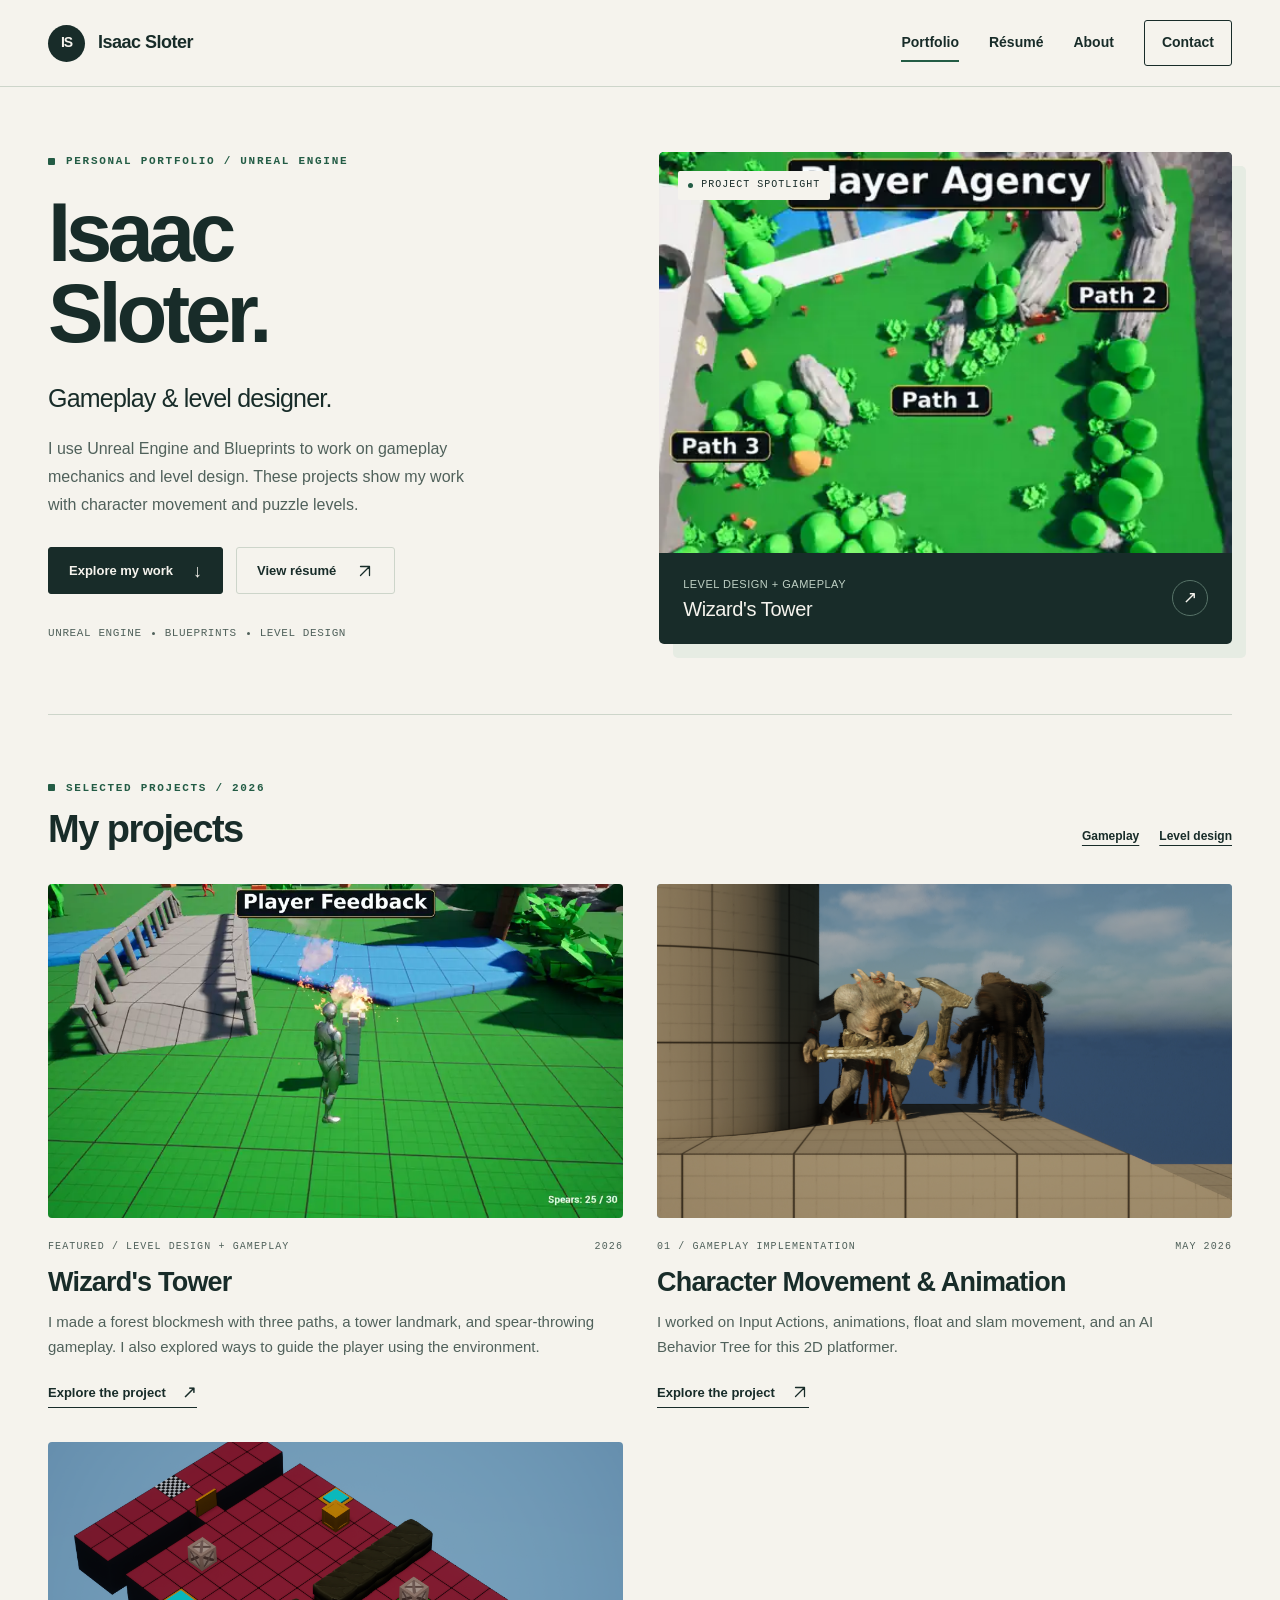
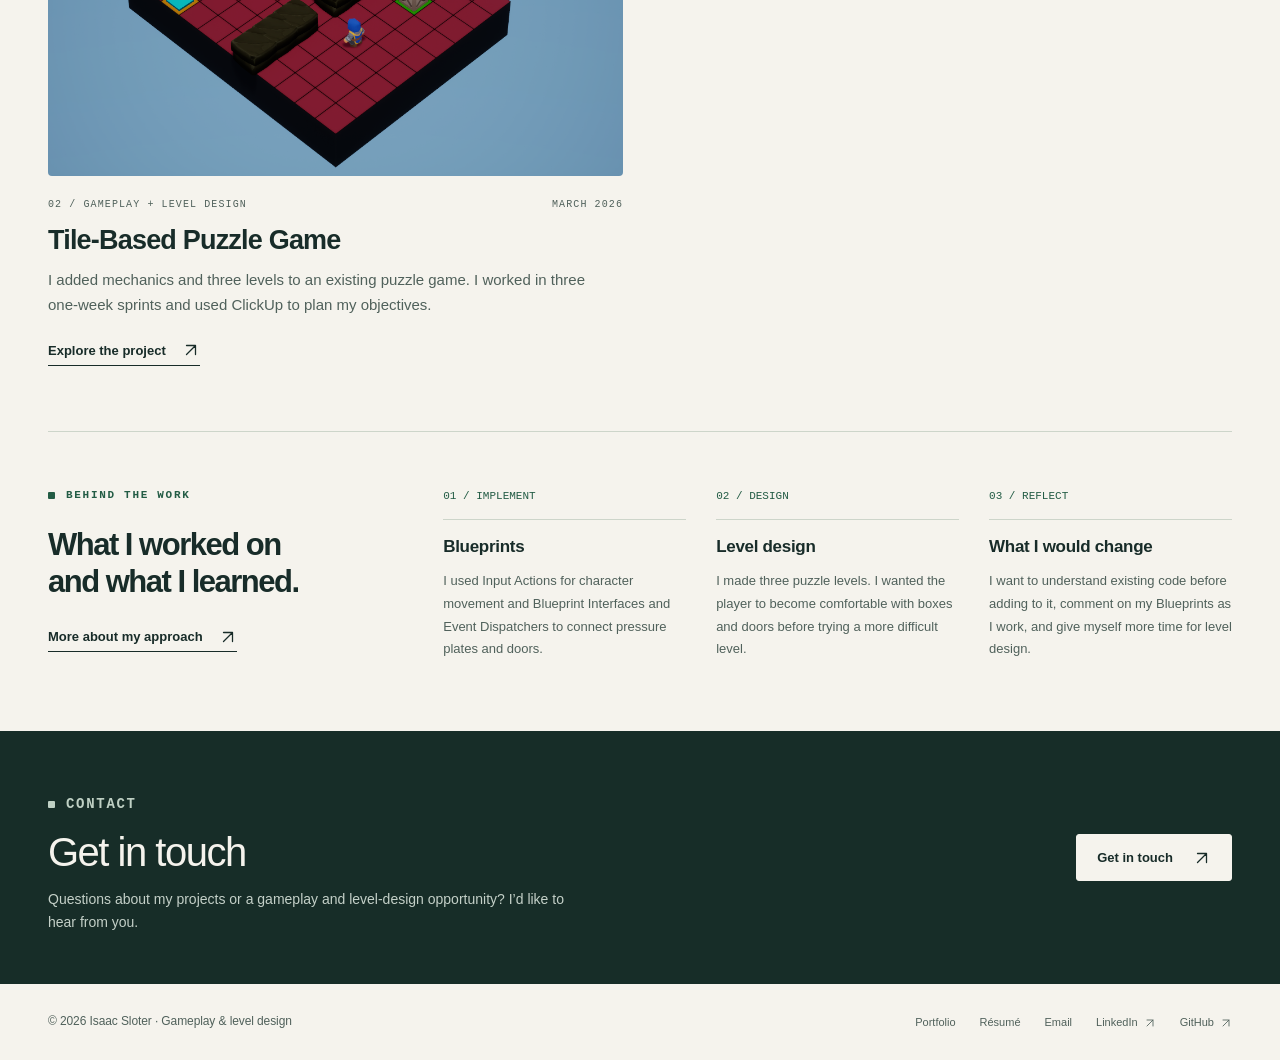
<file: index.html>
<!doctype html>
<html lang="en"><head>
<meta charset="utf-8"><meta name="viewport" content="width=device-width, initial-scale=1">
<title>Isaac Sloter | Gameplay &amp; Level Design</title><meta name="description" content="Isaac Sloter’s Unreal Engine portfolio: character movement, Blueprint gameplay systems, and puzzle level design.">
<meta name="theme-color" content="#182c29"><link rel="canonical" href="https://isaacsloter.github.io/">
<meta property="og:type" content="website"><meta property="og:title" content="Isaac Sloter | Gameplay &amp; Level Design"><meta property="og:description" content="Isaac Sloter’s Unreal Engine portfolio: character movement, Blueprint gameplay systems, and puzzle level design."><meta property="og:url" content="https://isaacsloter.github.io/"><meta property="og:image" content="https://isaacsloter.github.io/assets/wizards-tower/04-player-agency.webp"><meta name="twitter:card" content="summary_large_image">
<link rel="icon" type="image/svg+xml" href="assets/favicon.svg"><link rel="stylesheet" href="styles.css"><script src="site.js" defer></script>
</head><body><a class="skip-link" href="#main">Skip to content</a>
<header class="site-header"><div class="wrap header-inner">
  <a class="wordmark" href="index.html" aria-label="Isaac Sloter — portfolio home"><span class="monogram" aria-hidden="true">IS</span>Isaac Sloter</a>
  <nav class="main-nav" aria-label="Main navigation"><a href="index.html#work" aria-current="page">Portfolio</a><a href="resume.html">Résumé</a><a href="about.html">About</a><a href="contact.html" class="contact-link">Contact</a></nav>
</div></header><main id="main"><div class="wrap">
<section class="hero" aria-labelledby="intro-title"><div>
<p class="eyebrow">Personal portfolio / Unreal Engine</p>
<h1 id="intro-title"><span>Isaac</span><span>Sloter.</span></h1>
<p class="hero-role">Gameplay &amp; level designer.</p>
<p class="hero-copy">I use Unreal Engine and Blueprints to work on gameplay mechanics and level design. These projects show my work with character movement and puzzle levels.</p>
<div class="button-row"><a class="button" href="#work">Explore my work <span class="arrow" aria-hidden="true">↓</span></a><a class="button secondary" href="resume.html">View résumé <span class="arrow" aria-hidden="true"><svg class="icon" aria-hidden="true" viewBox="0 0 24 24" fill="none" stroke="currentColor" stroke-width="1.7" stroke-linecap="round" stroke-linejoin="round"><path d="M6 18 18 6M6 6h12v12"/></svg></span></a></div>
<div class="hero-tools"><span>Unreal Engine</span><span class="sep" aria-hidden="true"></span><span>Blueprints</span><span class="sep" aria-hidden="true"></span><span>Level design</span></div>
</div><figure class="hero-feature"><a href="projects/wizards-tower.html" aria-label="Explore the Wizard's Tower case study"><span class="feature-stamp">PROJECT SPOTLIGHT</span><div class="image-stage"><img src="assets/wizards-tower/04-player-agency.webp" alt="Overhead blockmesh view of Wizard's Tower with three labeled paths through a forest level." width="1000" height="365" fetchpriority="high"></div><figcaption class="feature-caption"><div><p>LEVEL DESIGN + GAMEPLAY</p><h2>Wizard's Tower</h2></div><span class="round-arrow" aria-hidden="true">↗</span></figcaption></a></figure></section>
<section class="section top-rule" id="work" aria-labelledby="work-heading"><div class="section-heading"><div><p class="eyebrow">Selected projects / 2026</p><h2 id="work-heading">My projects</h2></div><nav class="section-links" aria-label="Portfolio categories"><a href="#gameplay">Gameplay</a><a href="#level-design">Level design</a></nav></div>
<div class="project-grid">
<article class="project-card wizard-card" id="wizard-tower"><a class="media-link" href="projects/wizards-tower.html" aria-label="View Wizard's Tower"><img src="assets/wizards-tower/05-player-feedback.webp" alt="Wizard's Tower blockmesh gameplay scene showing the player beside a burning object and bridge." width="1000" height="558" loading="lazy"></a><div class="card-kicker"><span>Featured / Level design + gameplay</span><span>2026</span></div><h3><a href="projects/wizards-tower.html">Wizard's Tower</a></h3><p>I made a forest blockmesh with three paths, a tower landmark, and spear-throwing gameplay. I also explored ways to guide the player using the environment.</p><a class="text-link" href="projects/wizards-tower.html">Explore the project <span class="arrow" aria-hidden="true">↗</span></a></article>

<article class="project-card" id="gameplay"><a class="media-link platformer-card" href="projects/character-movement.html" aria-label="View Character Movement and Animation"><img src="assets/platformer-gameplay.png" alt="Two fantasy characters on a blockout platform in the character-control prototype." width="982" height="847" loading="lazy"></a><div class="card-kicker"><span>01 / Gameplay implementation</span><span>May 2026</span></div><h3><a href="projects/character-movement.html">Character Movement &amp; Animation</a></h3><p>I worked on Input Actions, animations, float and slam movement, and an AI Behavior Tree for this 2D platformer.</p><a class="text-link" href="projects/character-movement.html">Explore the project <span class="arrow" aria-hidden="true"><svg class="icon" aria-hidden="true" viewBox="0 0 24 24" fill="none" stroke="currentColor" stroke-width="1.7" stroke-linecap="round" stroke-linejoin="round"><path d="M6 18 18 6M6 6h12v12"/></svg></span></a></article>
<article class="project-card" id="level-design"><a class="media-link" href="projects/tile-puzzle.html" aria-label="View Tile-Based Puzzle Game"><img src="assets/puzzle-pressure-plates.png" alt="Crates and pressure plates arranged across an isometric puzzle layout." width="2133" height="1187" loading="lazy"></a><div class="card-kicker"><span>02 / Gameplay + level design</span><span>March 2026</span></div><h3><a href="projects/tile-puzzle.html">Tile-Based Puzzle Game</a></h3><p>I added mechanics and three levels to an existing puzzle game. I worked in three one-week sprints and used ClickUp to plan my objectives.</p><a class="text-link" href="projects/tile-puzzle.html">Explore the project <span class="arrow" aria-hidden="true"><svg class="icon" aria-hidden="true" viewBox="0 0 24 24" fill="none" stroke="currentColor" stroke-width="1.7" stroke-linecap="round" stroke-linejoin="round"><path d="M6 18 18 6M6 6h12v12"/></svg></span></a></article>
</div></section>
<section class="practice-section" aria-labelledby="practice-heading"><div class="practice-layout"><div><p class="eyebrow">Behind the work</p><h2 id="practice-heading">What I worked on<br>and what I learned.</h2><a class="text-link" href="about.html">More about my approach <span class="arrow" aria-hidden="true"><svg class="icon" aria-hidden="true" viewBox="0 0 24 24" fill="none" stroke="currentColor" stroke-width="1.7" stroke-linecap="round" stroke-linejoin="round"><path d="M6 18 18 6M6 6h12v12"/></svg></span></a></div><div class="practice-items"><div class="practice-item"><div class="practice-number">01 / IMPLEMENT</div><h3>Blueprints</h3><p>I used Input Actions for character movement and Blueprint Interfaces and Event Dispatchers to connect pressure plates and doors.</p></div><div class="practice-item"><div class="practice-number">02 / DESIGN</div><h3>Level design</h3><p>I made three puzzle levels. I wanted the player to become comfortable with boxes and doors before trying a more difficult level.</p></div><div class="practice-item"><div class="practice-number">03 / REFLECT</div><h3>What I would change</h3><p>I want to understand existing code before adding to it, comment on my Blueprints as I work, and give myself more time for level design.</p></div></div></div></section></div></main><section class="contact-band" aria-labelledby="contact-heading"><div class="wrap contact-band-inner"><div><p class="eyebrow">Contact</p><h2 id="contact-heading">Get in touch</h2><p>Questions about my projects or a gameplay and level-design opportunity? I’d like to hear from you.</p></div><a class="button light" href="contact.html">Get in touch <span class="arrow" aria-hidden="true"><svg class="icon" aria-hidden="true" viewBox="0 0 24 24" fill="none" stroke="currentColor" stroke-width="1.7" stroke-linecap="round" stroke-linejoin="round"><path d="M6 18 18 6M6 6h12v12"/></svg></span></a></div></section><footer class="site-footer"><div class="wrap footer-inner"><span class="footer-signature">© 2026 Isaac Sloter · Gameplay &amp; level design</span><div class="footer-links"><a href="index.html#work">Portfolio</a><a href="resume.html">Résumé</a><a href="mailto:IsaacSloter@outlook.com">Email</a><a href="https://www.linkedin.com/in/isaac-sloter-b94650375">LinkedIn <svg class="icon" aria-hidden="true" viewBox="0 0 24 24" fill="none" stroke="currentColor" stroke-width="1.7" stroke-linecap="round" stroke-linejoin="round"><path d="M6 18 18 6M6 6h12v12"/></svg></a><a href="https://github.com/IsaacSloter">GitHub <svg class="icon" aria-hidden="true" viewBox="0 0 24 24" fill="none" stroke="currentColor" stroke-width="1.7" stroke-linecap="round" stroke-linejoin="round"><path d="M6 18 18 6M6 6h12v12"/></svg></a></div></div></footer></body></html>
</file>
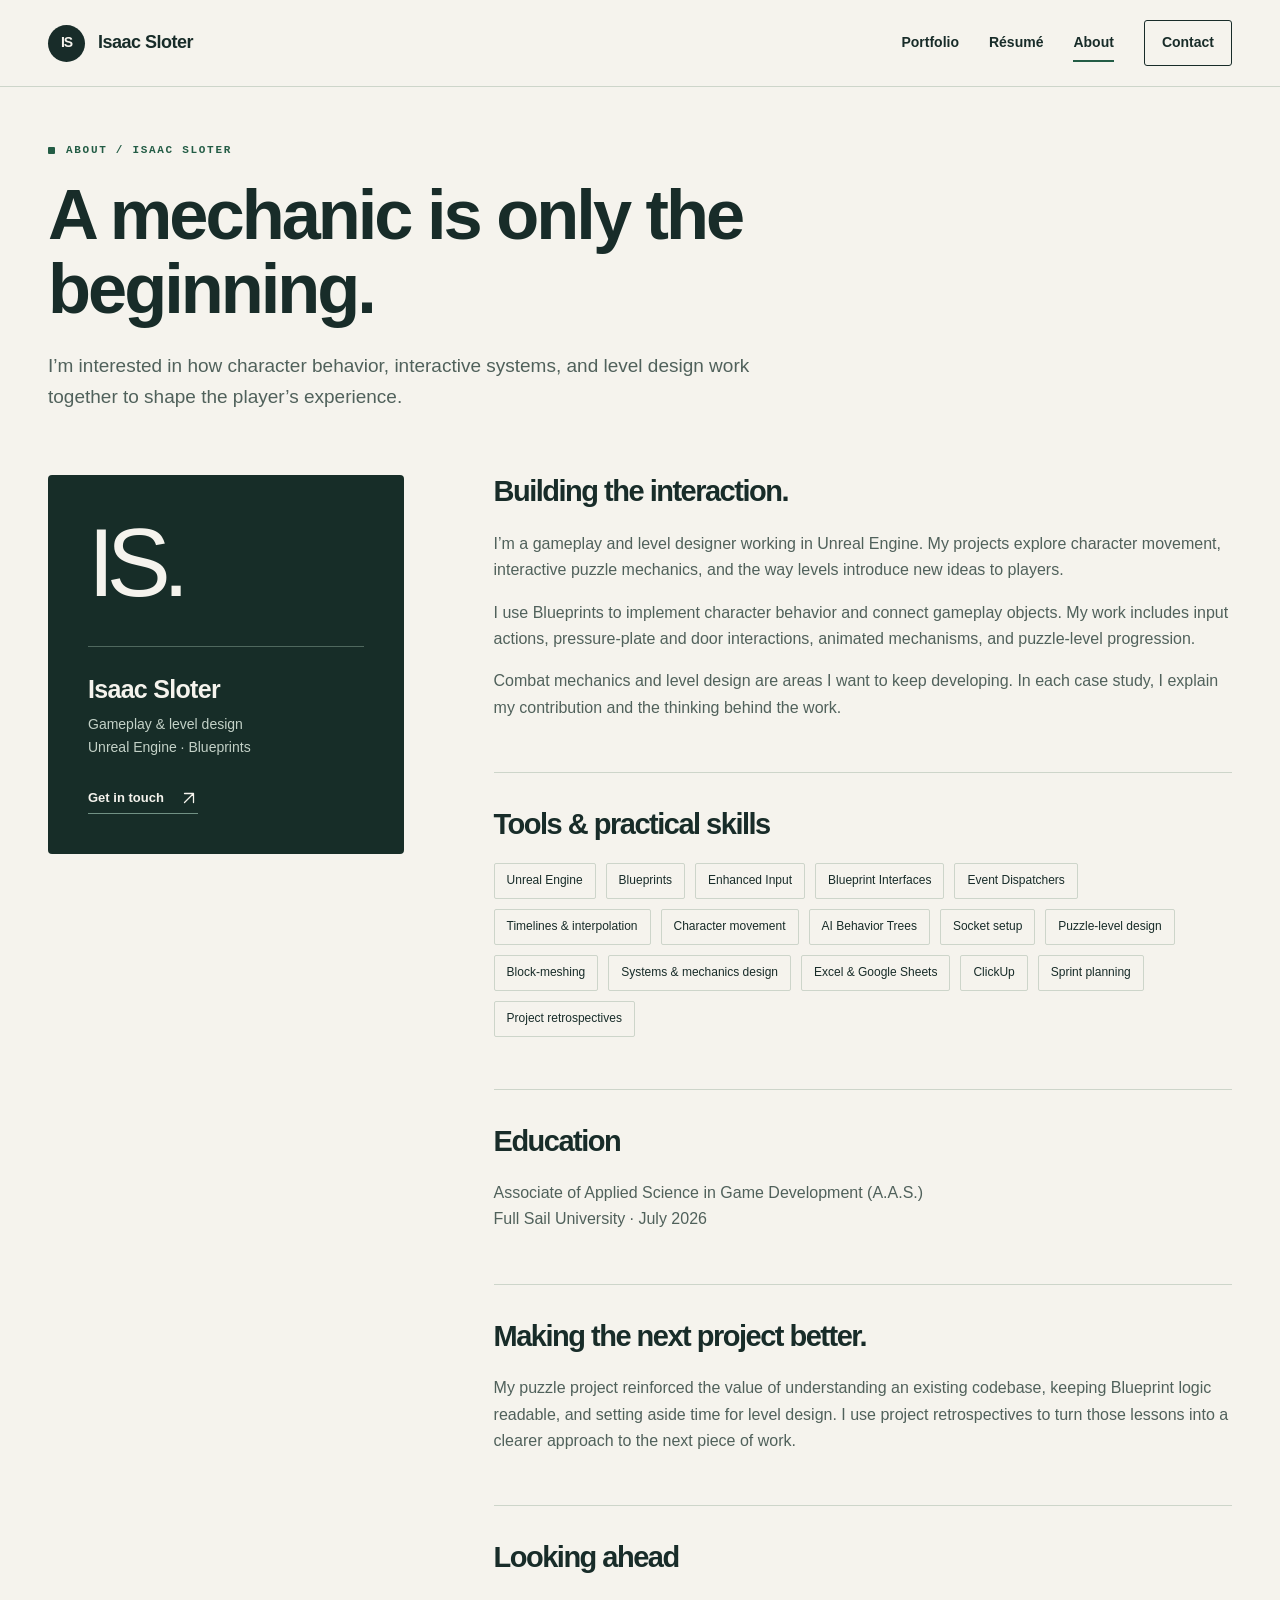
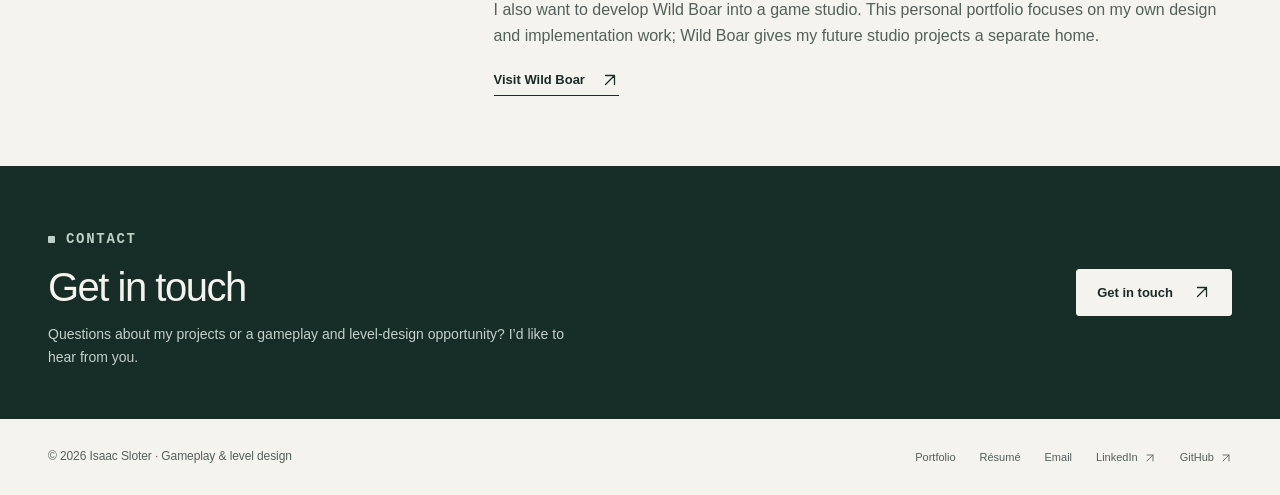
<file: about.html>
<!doctype html>
<html lang="en"><head>
<meta charset="utf-8"><meta name="viewport" content="width=device-width, initial-scale=1">
<title>About Isaac Sloter | Gameplay &amp; Level Design</title><meta name="description" content="Learn about Isaac Sloter’s Unreal Engine work, Blueprint skills, design interests, and approach to gameplay and level design.">
<meta name="theme-color" content="#182c29"><link rel="canonical" href="https://isaacsloter.github.io/about.html">
<meta property="og:type" content="website"><meta property="og:title" content="About Isaac Sloter | Gameplay &amp; Level Design"><meta property="og:description" content="Learn about Isaac Sloter’s Unreal Engine work, Blueprint skills, design interests, and approach to gameplay and level design."><meta property="og:url" content="https://isaacsloter.github.io/about.html"><meta property="og:image" content="https://isaacsloter.github.io/assets/puzzle-pressure-plates.png"><meta name="twitter:card" content="summary_large_image">
<link rel="icon" type="image/svg+xml" href="assets/favicon.svg"><link rel="stylesheet" href="styles.css"><script src="site.js" defer></script>
</head><body><a class="skip-link" href="#main">Skip to content</a>
<header class="site-header"><div class="wrap header-inner">
  <a class="wordmark" href="index.html" aria-label="Isaac Sloter — portfolio home"><span class="monogram" aria-hidden="true">IS</span>Isaac Sloter</a>
  <nav class="main-nav" aria-label="Main navigation"><a href="index.html#work">Portfolio</a><a href="resume.html">Résumé</a><a href="about.html" aria-current="page">About</a><a href="contact.html" class="contact-link">Contact</a></nav>
</div></header><main id="main"><div class="wrap"><header class="page-hero"><p class="eyebrow">About / Isaac Sloter</p><h1>A mechanic is only the beginning.</h1><p class="page-lead">I’m interested in how character behavior, interactive systems, and level design work together to shape the player’s experience.</p></header><div class="about-layout"><aside class="about-id" aria-label="Isaac Sloter"><div class="about-monogram" aria-hidden="true">IS.</div><h2>Isaac Sloter</h2><p>Gameplay &amp; level design<br>Unreal Engine · Blueprints</p><a class="text-link" href="contact.html">Get in touch <span class="arrow" aria-hidden="true"><svg class="icon" aria-hidden="true" viewBox="0 0 24 24" fill="none" stroke="currentColor" stroke-width="1.7" stroke-linecap="round" stroke-linejoin="round"><path d="M6 18 18 6M6 6h12v12"/></svg></span></a></aside><div class="about-content"><section><h2>Building the interaction.</h2><p>I’m a gameplay and level designer working in Unreal Engine. My projects explore character movement, interactive puzzle mechanics, and the way levels introduce new ideas to players.</p><p>I use Blueprints to implement character behavior and connect gameplay objects. My work includes input actions, pressure-plate and door interactions, animated mechanisms, and puzzle-level progression.</p><p>Combat mechanics and level design are areas I want to keep developing. In each case study, I explain my contribution and the thinking behind the work.</p></section><section><h2>Tools &amp; practical skills</h2><ul class="skill-tags"><li>Unreal Engine</li><li>Blueprints</li><li>Enhanced Input</li><li>Blueprint Interfaces</li><li>Event Dispatchers</li><li>Timelines &amp; interpolation</li><li>Character movement</li><li>AI Behavior Trees</li><li>Socket setup</li><li>Puzzle-level design</li><li>Block-meshing</li><li>Systems &amp; mechanics design</li><li>Excel &amp; Google Sheets</li><li>ClickUp</li><li>Sprint planning</li><li>Project retrospectives</li></ul></section><section><h2>Education</h2><p>Associate of Applied Science in Game Development (A.A.S.)<br>Full Sail University · July 2026</p></section><section><h2>Making the next project better.</h2><p>My puzzle project reinforced the value of understanding an existing codebase, keeping Blueprint logic readable, and setting aside time for level design. I use project retrospectives to turn those lessons into a clearer approach to the next piece of work.</p></section><section><h2>Looking ahead</h2><p>I also want to develop Wild Boar into a game studio. This personal portfolio focuses on my own design and implementation work; Wild Boar gives my future studio projects a separate home.</p><a class="text-link" href="https://www.wildboargamestudio.com/">Visit Wild Boar <span class="arrow" aria-hidden="true"><svg class="icon" aria-hidden="true" viewBox="0 0 24 24" fill="none" stroke="currentColor" stroke-width="1.7" stroke-linecap="round" stroke-linejoin="round"><path d="M6 18 18 6M6 6h12v12"/></svg></span></a></section></div></div></div></main><section class="contact-band" aria-labelledby="contact-heading"><div class="wrap contact-band-inner"><div><p class="eyebrow">Contact</p><h2 id="contact-heading">Get in touch</h2><p>Questions about my projects or a gameplay and level-design opportunity? I’d like to hear from you.</p></div><a class="button light" href="contact.html">Get in touch <span class="arrow" aria-hidden="true"><svg class="icon" aria-hidden="true" viewBox="0 0 24 24" fill="none" stroke="currentColor" stroke-width="1.7" stroke-linecap="round" stroke-linejoin="round"><path d="M6 18 18 6M6 6h12v12"/></svg></span></a></div></section><footer class="site-footer"><div class="wrap footer-inner"><span class="footer-signature">© 2026 Isaac Sloter · Gameplay &amp; level design</span><div class="footer-links"><a href="index.html#work">Portfolio</a><a href="resume.html">Résumé</a><a href="mailto:IsaacSloter@outlook.com">Email</a><a href="https://www.linkedin.com/in/isaac-sloter-b94650375">LinkedIn <svg class="icon" aria-hidden="true" viewBox="0 0 24 24" fill="none" stroke="currentColor" stroke-width="1.7" stroke-linecap="round" stroke-linejoin="round"><path d="M6 18 18 6M6 6h12v12"/></svg></a><a href="https://github.com/IsaacSloter">GitHub <svg class="icon" aria-hidden="true" viewBox="0 0 24 24" fill="none" stroke="currentColor" stroke-width="1.7" stroke-linecap="round" stroke-linejoin="round"><path d="M6 18 18 6M6 6h12v12"/></svg></a></div></div></footer></body></html>
</file>
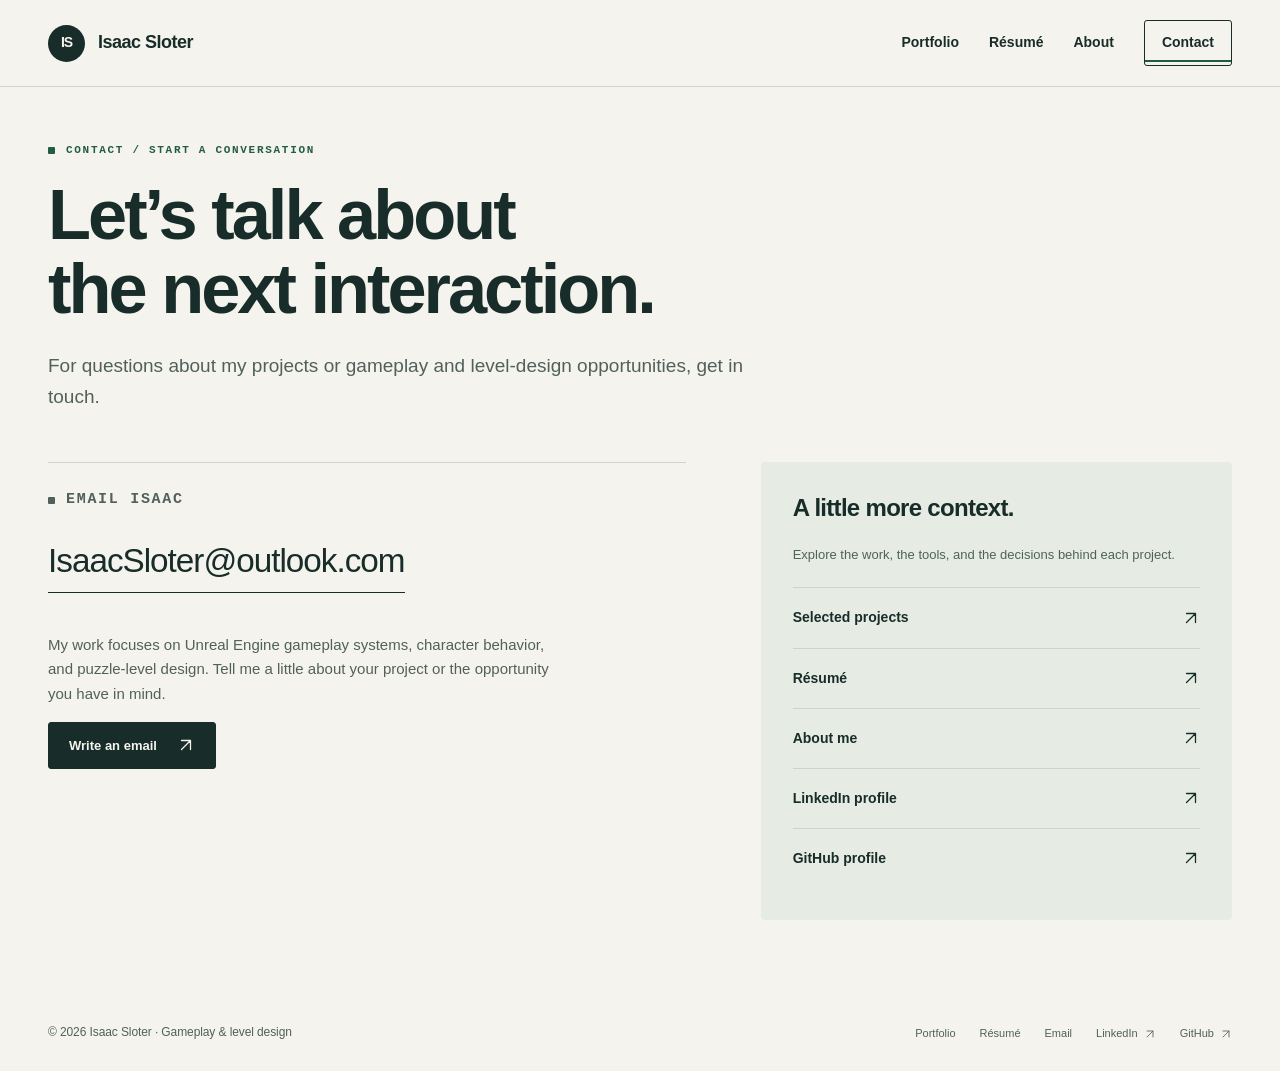
<file: contact.html>
<!doctype html>
<html lang="en"><head>
<meta charset="utf-8"><meta name="viewport" content="width=device-width, initial-scale=1">
<title>Contact Isaac Sloter | Gameplay &amp; Level Design</title><meta name="description" content="Contact Isaac Sloter about Unreal Engine projects, gameplay systems, and level-design opportunities.">
<meta name="theme-color" content="#182c29"><link rel="canonical" href="https://isaacsloter.github.io/contact.html">
<meta property="og:type" content="website"><meta property="og:title" content="Contact Isaac Sloter | Gameplay &amp; Level Design"><meta property="og:description" content="Contact Isaac Sloter about Unreal Engine projects, gameplay systems, and level-design opportunities."><meta property="og:url" content="https://isaacsloter.github.io/contact.html"><meta property="og:image" content="https://isaacsloter.github.io/assets/puzzle-pressure-plates.png"><meta name="twitter:card" content="summary_large_image">
<link rel="icon" type="image/svg+xml" href="assets/favicon.svg"><link rel="stylesheet" href="styles.css"><script src="site.js" defer></script>
</head><body><a class="skip-link" href="#main">Skip to content</a>
<header class="site-header"><div class="wrap header-inner">
  <a class="wordmark" href="index.html" aria-label="Isaac Sloter — portfolio home"><span class="monogram" aria-hidden="true">IS</span>Isaac Sloter</a>
  <nav class="main-nav" aria-label="Main navigation"><a href="index.html#work">Portfolio</a><a href="resume.html">Résumé</a><a href="about.html">About</a><a href="contact.html" aria-current="page" class="contact-link">Contact</a></nav>
</div></header><main id="main"><div class="wrap"><header class="page-hero"><p class="eyebrow">Contact / Start a conversation</p><h1>Let’s talk about<br>the next interaction.</h1><p class="page-lead">For questions about my projects or gameplay and level-design opportunities, get in touch.</p></header><div class="contact-layout"><section class="contact-primary" aria-labelledby="email-heading"><p class="eyebrow" id="email-heading">Email Isaac</p><a class="contact-email" href="mailto:IsaacSloter@outlook.com">IsaacSloter@outlook.com</a><p>My work focuses on Unreal Engine gameplay systems, character behavior, and puzzle-level design. Tell me a little about your project or the opportunity you have in mind.</p><a class="button" href="mailto:IsaacSloter@outlook.com">Write an email <span class="arrow" aria-hidden="true"><svg class="icon" aria-hidden="true" viewBox="0 0 24 24" fill="none" stroke="currentColor" stroke-width="1.7" stroke-linecap="round" stroke-linejoin="round"><path d="M6 18 18 6M6 6h12v12"/></svg></span></a></section><aside class="contact-aside"><h2>A little more context.</h2><p>Explore the work, the tools, and the decisions behind each project.</p><a href="index.html#work">Selected projects <span class="arrow" aria-hidden="true"><svg class="icon" aria-hidden="true" viewBox="0 0 24 24" fill="none" stroke="currentColor" stroke-width="1.7" stroke-linecap="round" stroke-linejoin="round"><path d="M6 18 18 6M6 6h12v12"/></svg></span></a><a href="resume.html">Résumé <span class="arrow" aria-hidden="true"><svg class="icon" aria-hidden="true" viewBox="0 0 24 24" fill="none" stroke="currentColor" stroke-width="1.7" stroke-linecap="round" stroke-linejoin="round"><path d="M6 18 18 6M6 6h12v12"/></svg></span></a><a href="about.html">About me <span class="arrow" aria-hidden="true"><svg class="icon" aria-hidden="true" viewBox="0 0 24 24" fill="none" stroke="currentColor" stroke-width="1.7" stroke-linecap="round" stroke-linejoin="round"><path d="M6 18 18 6M6 6h12v12"/></svg></span></a><a href="https://www.linkedin.com/in/isaac-sloter-b94650375">LinkedIn profile <span class="arrow" aria-hidden="true"><svg class="icon" aria-hidden="true" viewBox="0 0 24 24" fill="none" stroke="currentColor" stroke-width="1.7" stroke-linecap="round" stroke-linejoin="round"><path d="M6 18 18 6M6 6h12v12"/></svg></span></a><a href="https://github.com/IsaacSloter">GitHub profile <span class="arrow" aria-hidden="true"><svg class="icon" aria-hidden="true" viewBox="0 0 24 24" fill="none" stroke="currentColor" stroke-width="1.7" stroke-linecap="round" stroke-linejoin="round"><path d="M6 18 18 6M6 6h12v12"/></svg></span></a></aside></div></div></main><footer class="site-footer"><div class="wrap footer-inner"><span class="footer-signature">© 2026 Isaac Sloter · Gameplay &amp; level design</span><div class="footer-links"><a href="index.html#work">Portfolio</a><a href="resume.html">Résumé</a><a href="mailto:IsaacSloter@outlook.com">Email</a><a href="https://www.linkedin.com/in/isaac-sloter-b94650375">LinkedIn <svg class="icon" aria-hidden="true" viewBox="0 0 24 24" fill="none" stroke="currentColor" stroke-width="1.7" stroke-linecap="round" stroke-linejoin="round"><path d="M6 18 18 6M6 6h12v12"/></svg></a><a href="https://github.com/IsaacSloter">GitHub <svg class="icon" aria-hidden="true" viewBox="0 0 24 24" fill="none" stroke="currentColor" stroke-width="1.7" stroke-linecap="round" stroke-linejoin="round"><path d="M6 18 18 6M6 6h12v12"/></svg></a></div></div></footer></body></html>
</file>
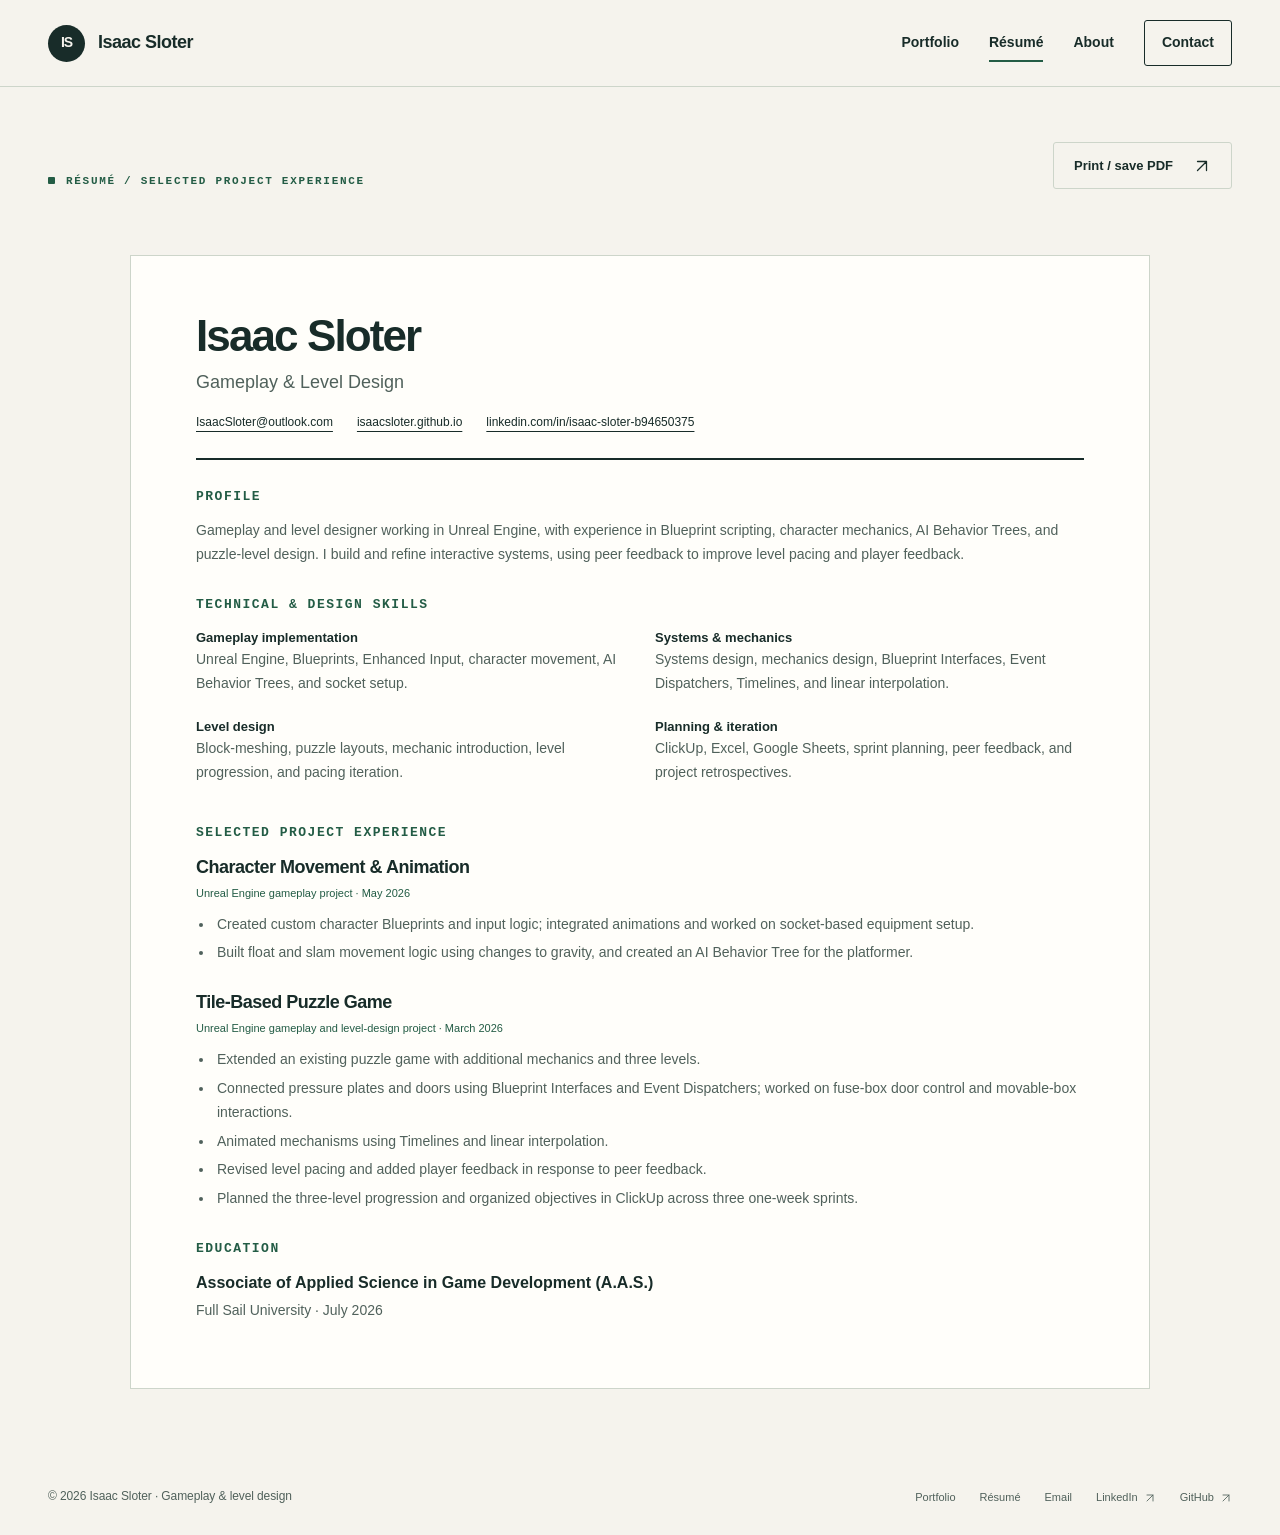
<file: resume.html>
<!doctype html>
<html lang="en"><head>
<meta charset="utf-8"><meta name="viewport" content="width=device-width, initial-scale=1">
<title>Résumé | Isaac Sloter — Gameplay &amp; Level Design</title><meta name="description" content="Isaac Sloter’s selected project experience and practical skills in Unreal Engine, Blueprints, gameplay systems, and puzzle-level design.">
<meta name="theme-color" content="#182c29"><link rel="canonical" href="https://isaacsloter.github.io/resume.html">
<meta property="og:type" content="website"><meta property="og:title" content="Résumé | Isaac Sloter — Gameplay &amp; Level Design"><meta property="og:description" content="Isaac Sloter’s selected project experience and practical skills in Unreal Engine, Blueprints, gameplay systems, and puzzle-level design."><meta property="og:url" content="https://isaacsloter.github.io/resume.html"><meta property="og:image" content="https://isaacsloter.github.io/assets/puzzle-pressure-plates.png"><meta name="twitter:card" content="summary_large_image">
<link rel="icon" type="image/svg+xml" href="assets/favicon.svg"><link rel="stylesheet" href="styles.css"><script src="site.js" defer></script>
</head><body><a class="skip-link" href="#main">Skip to content</a>
<header class="site-header"><div class="wrap header-inner">
  <a class="wordmark" href="index.html" aria-label="Isaac Sloter — portfolio home"><span class="monogram" aria-hidden="true">IS</span>Isaac Sloter</a>
  <nav class="main-nav" aria-label="Main navigation"><a href="index.html#work">Portfolio</a><a href="resume.html" aria-current="page">Résumé</a><a href="about.html">About</a><a href="contact.html" class="contact-link">Contact</a></nav>
</div></header><main id="main"><div class="wrap"><div class="page-hero"><div class="resume-toolbar"><p class="eyebrow">Résumé / selected project experience</p><button class="button secondary" type="button" data-print-resume>Print / save PDF <span class="arrow" aria-hidden="true"><svg class="icon" aria-hidden="true" viewBox="0 0 24 24" fill="none" stroke="currentColor" stroke-width="1.7" stroke-linecap="round" stroke-linejoin="round"><path d="M6 18 18 6M6 6h12v12"/></svg></span></button></div></div><article class="resume-sheet" aria-label="Isaac Sloter résumé"><header class="resume-heading"><h1>Isaac Sloter</h1><p class="role">Gameplay &amp; Level Design</p><div class="resume-contact"><a href="mailto:IsaacSloter@outlook.com">IsaacSloter@outlook.com</a><a href="https://isaacsloter.github.io/">isaacsloter.github.io</a><a href="https://www.linkedin.com/in/isaac-sloter-b94650375">linkedin.com/in/isaac-sloter-b94650375</a></div></header><section class="resume-section"><h2>Profile</h2><p>Gameplay and level designer working in Unreal Engine, with experience in Blueprint scripting, character mechanics, AI Behavior Trees, and puzzle-level design. I build and refine interactive systems, using peer feedback to improve level pacing and player feedback.</p></section><section class="resume-section"><h2>Technical &amp; design skills</h2><div class="resume-skills"><div><strong>Gameplay implementation</strong><p>Unreal Engine, Blueprints, Enhanced Input, character movement, AI Behavior Trees, and socket setup.</p></div><div><strong>Systems &amp; mechanics</strong><p>Systems design, mechanics design, Blueprint Interfaces, Event Dispatchers, Timelines, and linear interpolation.</p></div><div><strong>Level design</strong><p>Block-meshing, puzzle layouts, mechanic introduction, level progression, and pacing iteration.</p></div><div><strong>Planning &amp; iteration</strong><p>ClickUp, Excel, Google Sheets, sprint planning, peer feedback, and project retrospectives.</p></div></div></section><section class="resume-section"><h2>Selected project experience</h2><div class="resume-project"><h3><a href="projects/character-movement.html">Character Movement &amp; Animation</a></h3><p class="project-label">Unreal Engine gameplay project · May 2026</p><ul><li>Created custom character Blueprints and input logic; integrated animations and worked on socket-based equipment setup.</li><li>Built float and slam movement logic using changes to gravity, and created an AI Behavior Tree for the platformer.</li></ul></div><div class="resume-project"><h3><a href="projects/tile-puzzle.html">Tile-Based Puzzle Game</a></h3><p class="project-label">Unreal Engine gameplay and level-design project · March 2026</p><ul><li>Extended an existing puzzle game with additional mechanics and three levels.</li><li>Connected pressure plates and doors using Blueprint Interfaces and Event Dispatchers; worked on fuse-box door control and movable-box interactions.</li><li>Animated mechanisms using Timelines and linear interpolation.</li><li>Revised level pacing and added player feedback in response to peer feedback.</li><li>Planned the three-level progression and organized objectives in ClickUp across three one-week sprints.</li></ul></div></section><section class="resume-section resume-education"><h2>Education</h2><h3>Associate of Applied Science in Game Development (A.A.S.)</h3><p>Full Sail University · July 2026</p></section></article></div></main><footer class="site-footer"><div class="wrap footer-inner"><span class="footer-signature">© 2026 Isaac Sloter · Gameplay &amp; level design</span><div class="footer-links"><a href="index.html#work">Portfolio</a><a href="resume.html">Résumé</a><a href="mailto:IsaacSloter@outlook.com">Email</a><a href="https://www.linkedin.com/in/isaac-sloter-b94650375">LinkedIn <svg class="icon" aria-hidden="true" viewBox="0 0 24 24" fill="none" stroke="currentColor" stroke-width="1.7" stroke-linecap="round" stroke-linejoin="round"><path d="M6 18 18 6M6 6h12v12"/></svg></a><a href="https://github.com/IsaacSloter">GitHub <svg class="icon" aria-hidden="true" viewBox="0 0 24 24" fill="none" stroke="currentColor" stroke-width="1.7" stroke-linecap="round" stroke-linejoin="round"><path d="M6 18 18 6M6 6h12v12"/></svg></a></div></div></footer></body></html>
</file>
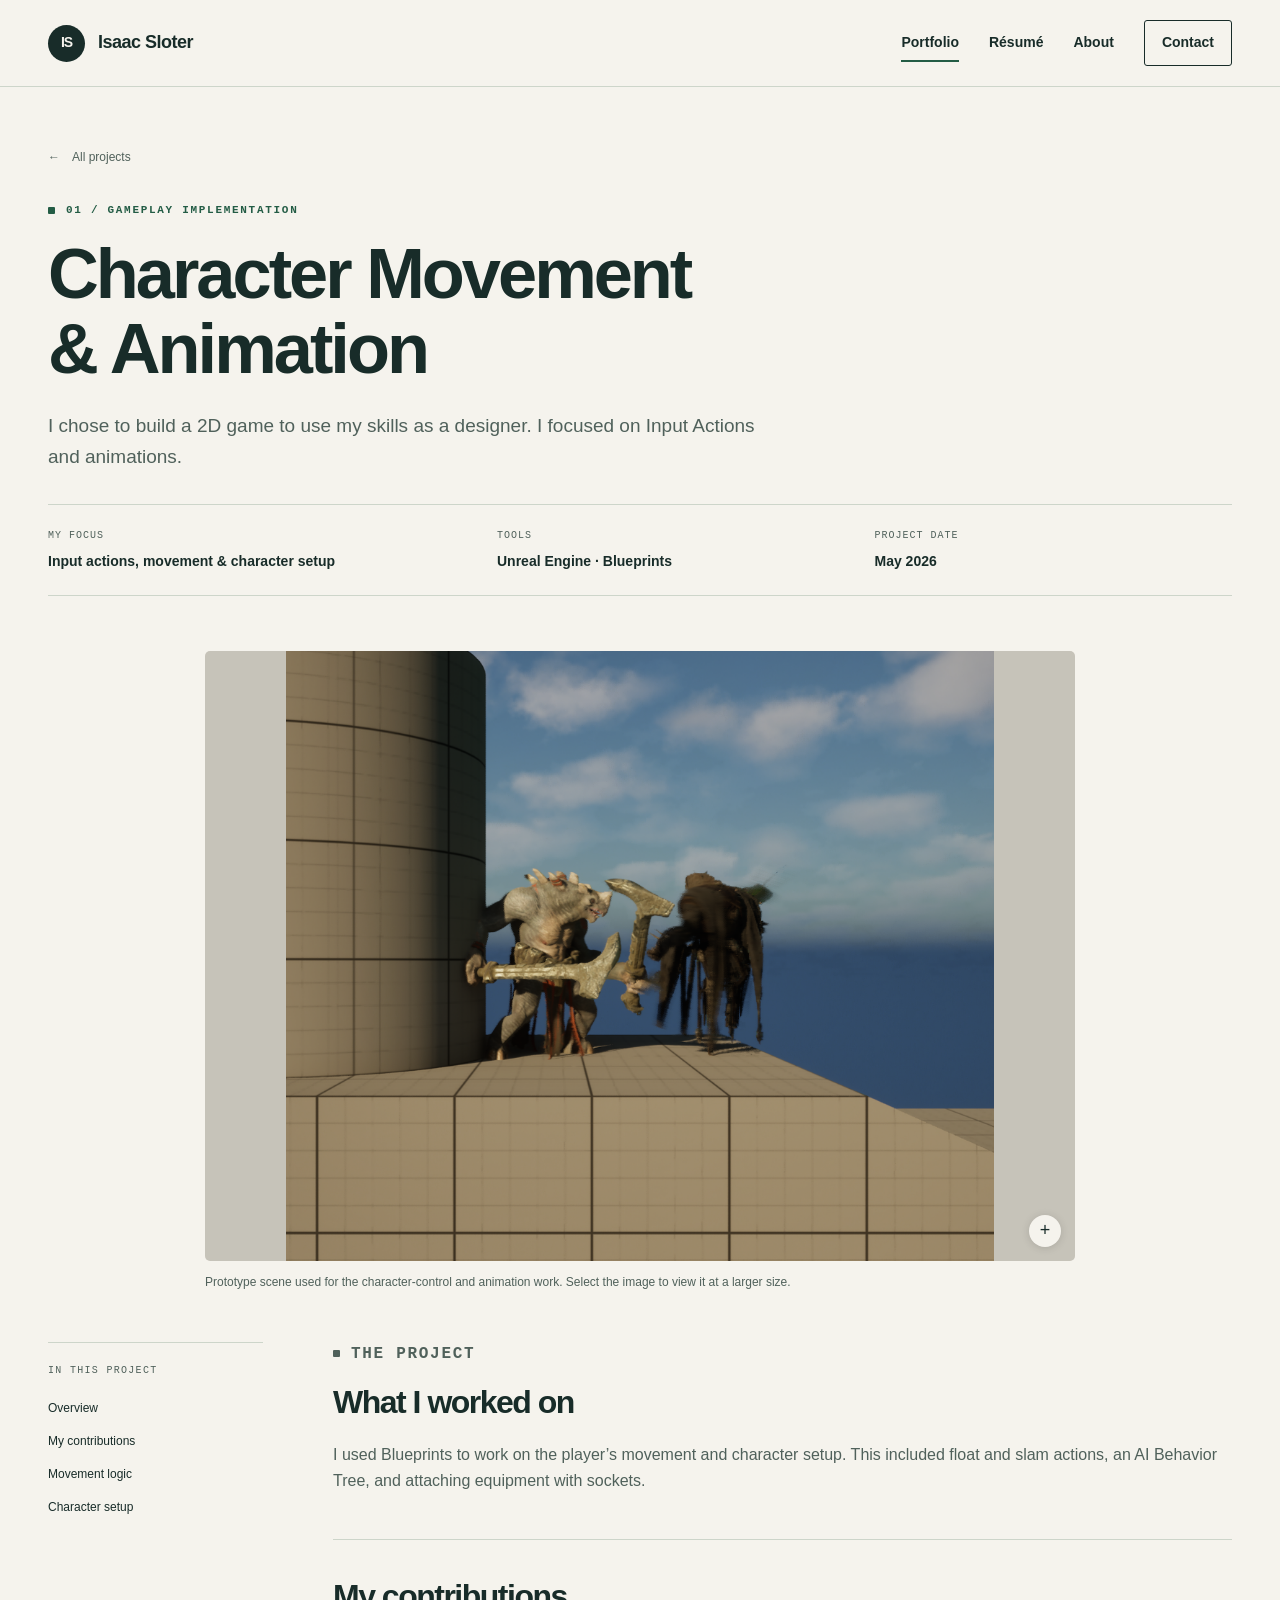
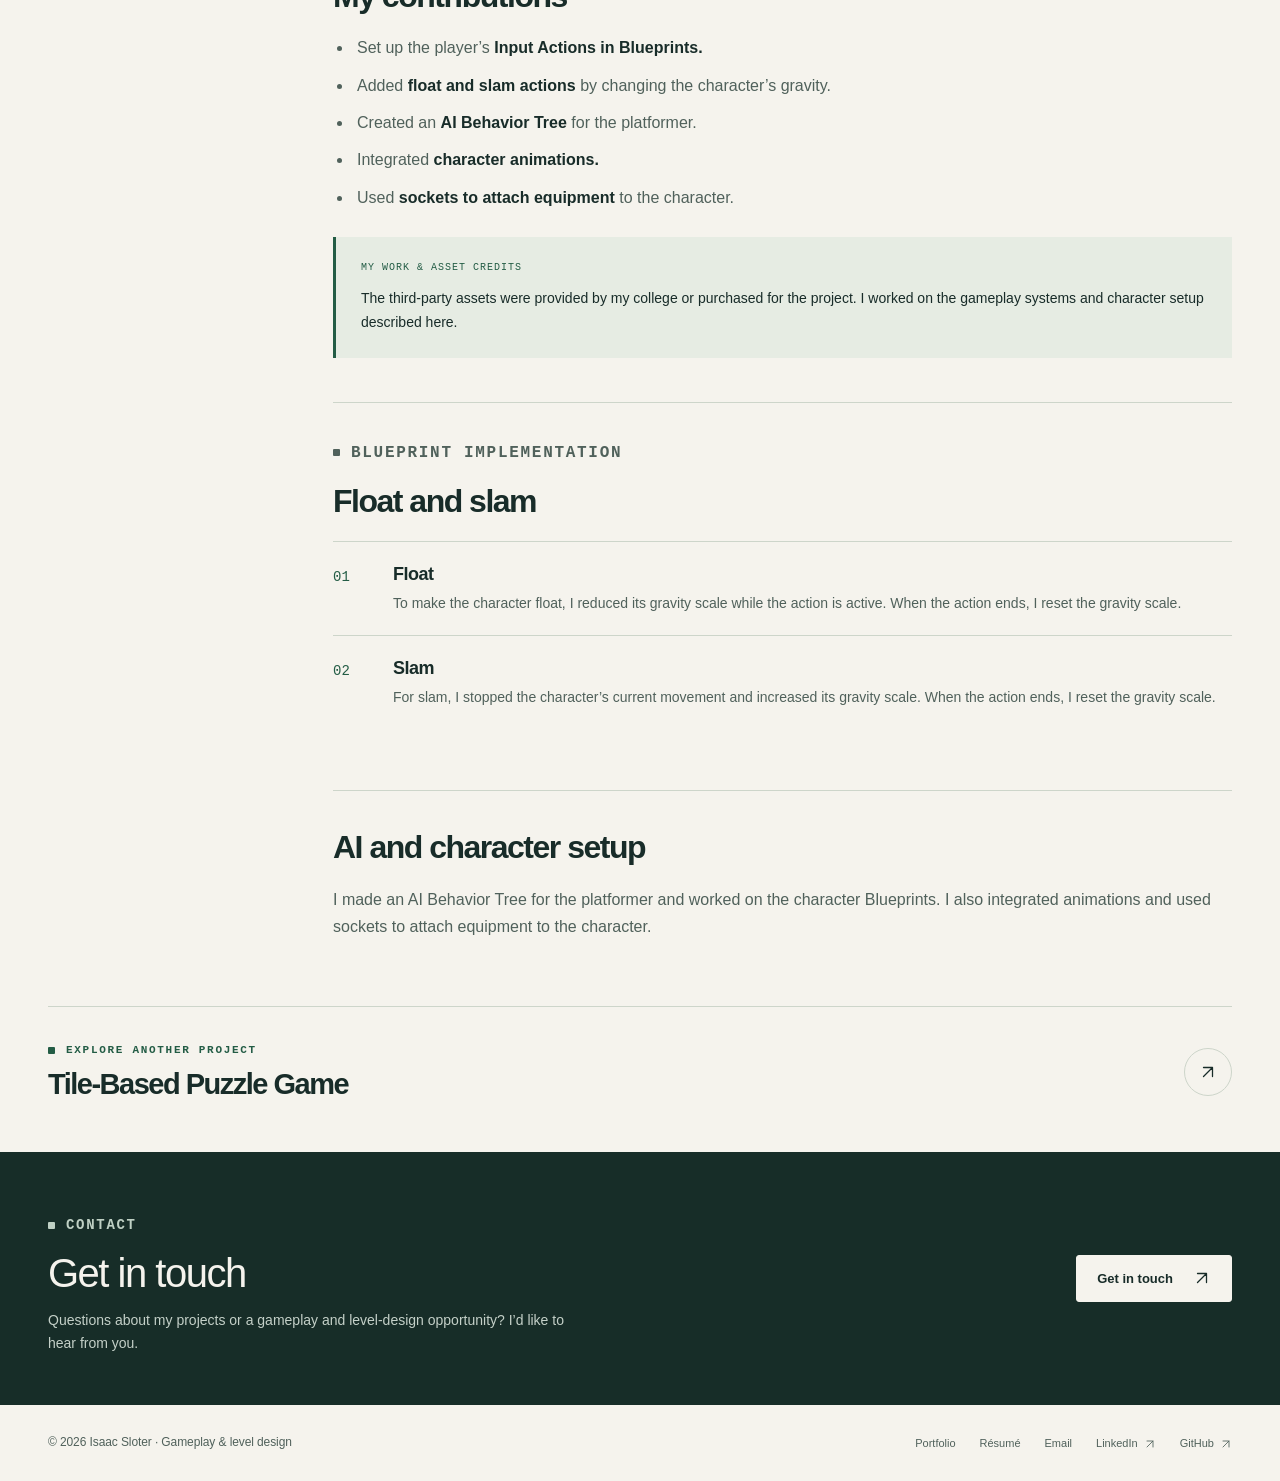
<file: projects/character-movement.html>
<!doctype html>
<html lang="en"><head>
<meta charset="utf-8"><meta name="viewport" content="width=device-width, initial-scale=1">
<title>Character Movement &amp; Animation | Isaac Sloter</title><meta name="description" content="Input actions, float and slam movement, animation work, and socket setup in Isaac Sloter’s Unreal Engine gameplay project.">
<meta name="theme-color" content="#182c29"><link rel="canonical" href="https://isaacsloter.github.io/projects/character-movement.html">
<meta property="og:type" content="website"><meta property="og:title" content="Character Movement &amp; Animation | Isaac Sloter"><meta property="og:description" content="Input actions, float and slam movement, animation work, and socket setup in Isaac Sloter’s Unreal Engine gameplay project."><meta property="og:url" content="https://isaacsloter.github.io/projects/character-movement.html"><meta property="og:image" content="https://isaacsloter.github.io/assets/platformer-gameplay.png"><meta name="twitter:card" content="summary_large_image">
<link rel="icon" type="image/svg+xml" href="../assets/favicon.svg"><link rel="stylesheet" href="../styles.css"><script src="../site.js" defer></script>
</head><body><a class="skip-link" href="#main">Skip to content</a>
<header class="site-header"><div class="wrap header-inner">
  <a class="wordmark" href="../index.html" aria-label="Isaac Sloter — portfolio home"><span class="monogram" aria-hidden="true">IS</span>Isaac Sloter</a>
  <nav class="main-nav" aria-label="Main navigation"><a href="../index.html#work" aria-current="page">Portfolio</a><a href="../resume.html">Résumé</a><a href="../about.html">About</a><a href="../contact.html" class="contact-link">Contact</a></nav>
</div></header><main id="main"><div class="wrap"><header class="page-hero"><a class="breadcrumb" href="../index.html#work"><span aria-hidden="true">←</span> All projects</a><p class="eyebrow">01 / Gameplay implementation</p><h1>Character Movement<br>&amp; Animation</h1><p class="page-lead">I chose to build a 2D game to use my skills as a designer. I focused on Input Actions and animations.</p><dl class="project-meta"><div><dt>My focus</dt><dd>Input actions, movement &amp; character setup</dd></div><div><dt>Tools</dt><dd>Unreal Engine · Blueprints</dd></div><div><dt>Project date</dt><dd>May 2026</dd></div></dl></header><figure class="project-cover platformer-cover"><a class="image-zoom" href="../assets/platformer-gameplay.png" data-zoom data-caption="Prototype scene used for the character-control and animation work. Select the image to view it at a larger size." aria-label="Enlarge image: Two fantasy characters standing on a blockout platform in the Unreal Engine project."><img src="../assets/platformer-gameplay.png" alt="Two fantasy characters standing on a blockout platform in the Unreal Engine project." width="982" height="847" fetchpriority="high"></a><figcaption>Prototype scene used for the character-control and animation work. Select the image to view it at a larger size.</figcaption></figure><div class="case-layout"><nav class="case-nav" aria-label="Character project sections"><p>In this project</p><a href="#overview">Overview</a><a href="#contributions">My contributions</a><a href="#movement">Movement logic</a><a href="#character-setup">Character setup</a></nav><div>
<section class="case-section" id="overview"><p class="eyebrow">The project</p><h2>What I worked on</h2><p>I used Blueprints to work on the player’s movement and character setup. This included float and slam actions, an AI Behavior Tree, and attaching equipment with sockets.</p></section>
<section class="case-section" id="contributions"><h2>My contributions</h2><ul><li>Set up the player’s <strong>Input Actions in Blueprints.</strong></li><li>Added <strong>float and slam actions</strong> by changing the character’s gravity.</li><li>Created an <strong>AI Behavior Tree</strong> for the platformer.</li><li>Integrated <strong>character animations.</strong></li><li>Used <strong>sockets to attach equipment</strong> to the character.</li></ul><div class="role-note"><span class="meta-label">My work &amp; asset credits</span><p>The third-party assets were provided by my college or purchased for the project. I worked on the gameplay systems and character setup described here.</p></div></section>
<section class="case-section" id="movement"><p class="eyebrow">Blueprint implementation</p><h2>Float and slam</h2><ol class="steps"><li><div><h3>Float</h3><p>To make the character float, I reduced its gravity scale while the action is active. When the action ends, I reset the gravity scale.</p></div></li><li><div><h3>Slam</h3><p>For slam, I stopped the character’s current movement and increased its gravity scale. When the action ends, I reset the gravity scale.</p></div></li></ol></section>
<section class="case-section" id="character-setup"><h2>AI and character setup</h2><p>I made an AI Behavior Tree for the platformer and worked on the character Blueprints. I also integrated animations and used sockets to attach equipment to the character.</p></section>
</div></div></div><div class="wrap next-project"><a href="tile-puzzle.html"><div><p class="eyebrow">Explore another project</p><h2>Tile-Based Puzzle Game</h2></div><span class="round-arrow" aria-hidden="true"><svg class="icon" aria-hidden="true" viewBox="0 0 24 24" fill="none" stroke="currentColor" stroke-width="1.7" stroke-linecap="round" stroke-linejoin="round"><path d="M6 18 18 6M6 6h12v12"/></svg></span></a></div></main><section class="contact-band" aria-labelledby="contact-heading"><div class="wrap contact-band-inner"><div><p class="eyebrow">Contact</p><h2 id="contact-heading">Get in touch</h2><p>Questions about my projects or a gameplay and level-design opportunity? I’d like to hear from you.</p></div><a class="button light" href="../contact.html">Get in touch <span class="arrow" aria-hidden="true"><svg class="icon" aria-hidden="true" viewBox="0 0 24 24" fill="none" stroke="currentColor" stroke-width="1.7" stroke-linecap="round" stroke-linejoin="round"><path d="M6 18 18 6M6 6h12v12"/></svg></span></a></div></section><footer class="site-footer"><div class="wrap footer-inner"><span class="footer-signature">© 2026 Isaac Sloter · Gameplay &amp; level design</span><div class="footer-links"><a href="../index.html#work">Portfolio</a><a href="../resume.html">Résumé</a><a href="mailto:IsaacSloter@outlook.com">Email</a><a href="https://www.linkedin.com/in/isaac-sloter-b94650375">LinkedIn <svg class="icon" aria-hidden="true" viewBox="0 0 24 24" fill="none" stroke="currentColor" stroke-width="1.7" stroke-linecap="round" stroke-linejoin="round"><path d="M6 18 18 6M6 6h12v12"/></svg></a><a href="https://github.com/IsaacSloter">GitHub <svg class="icon" aria-hidden="true" viewBox="0 0 24 24" fill="none" stroke="currentColor" stroke-width="1.7" stroke-linecap="round" stroke-linejoin="round"><path d="M6 18 18 6M6 6h12v12"/></svg></a></div></div></footer></body></html>
</file>
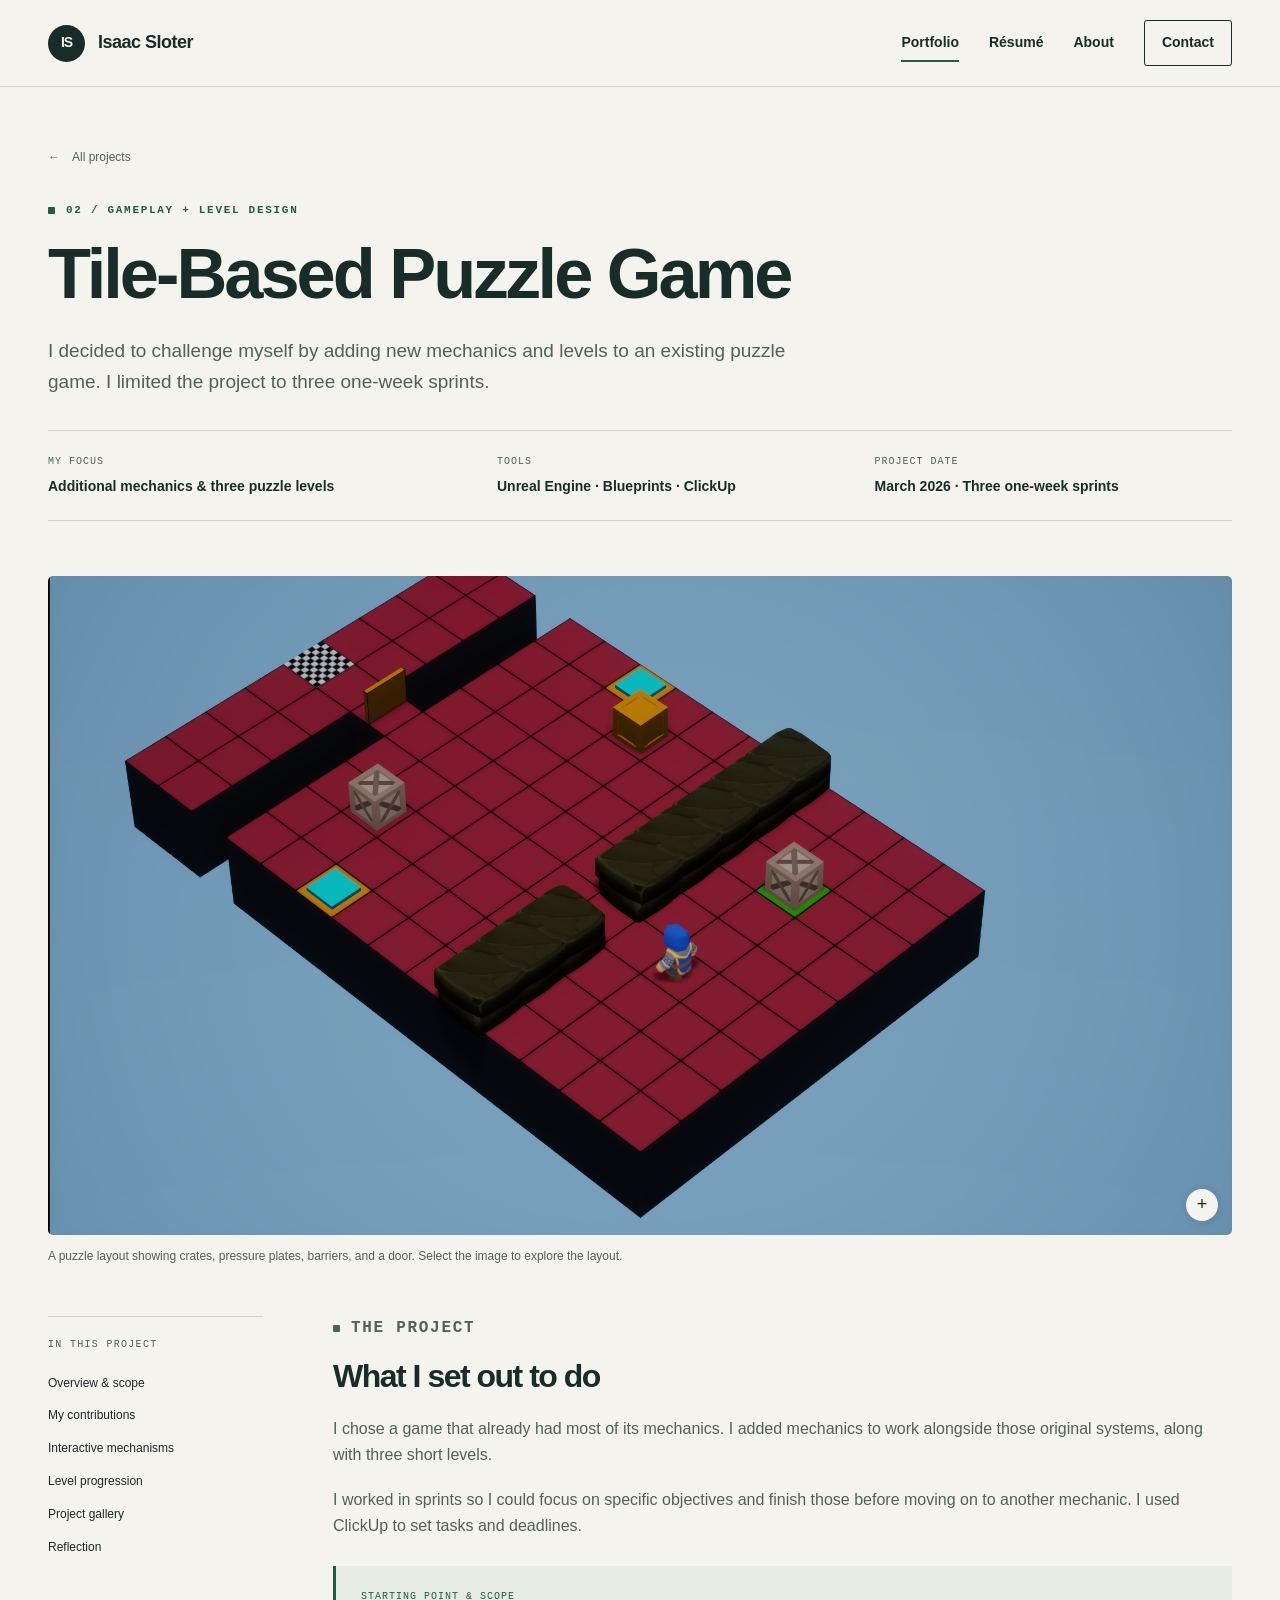
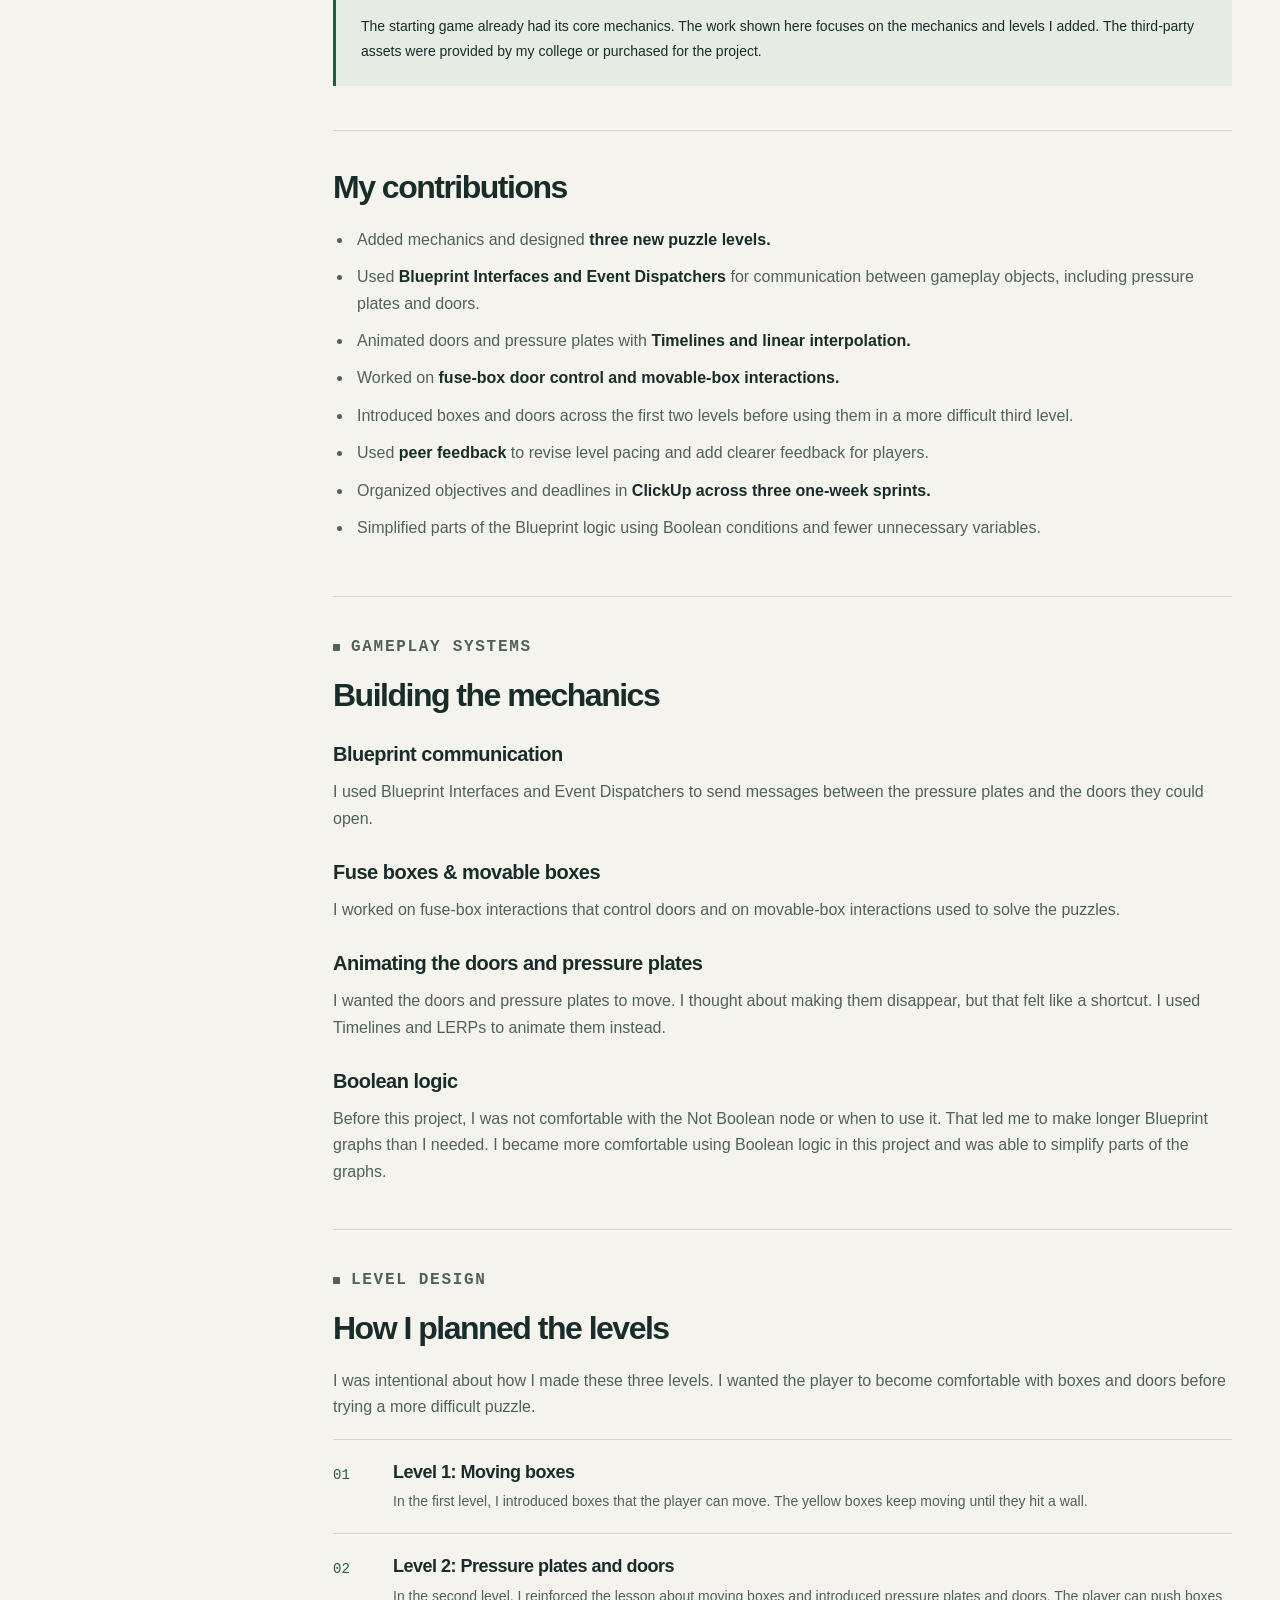
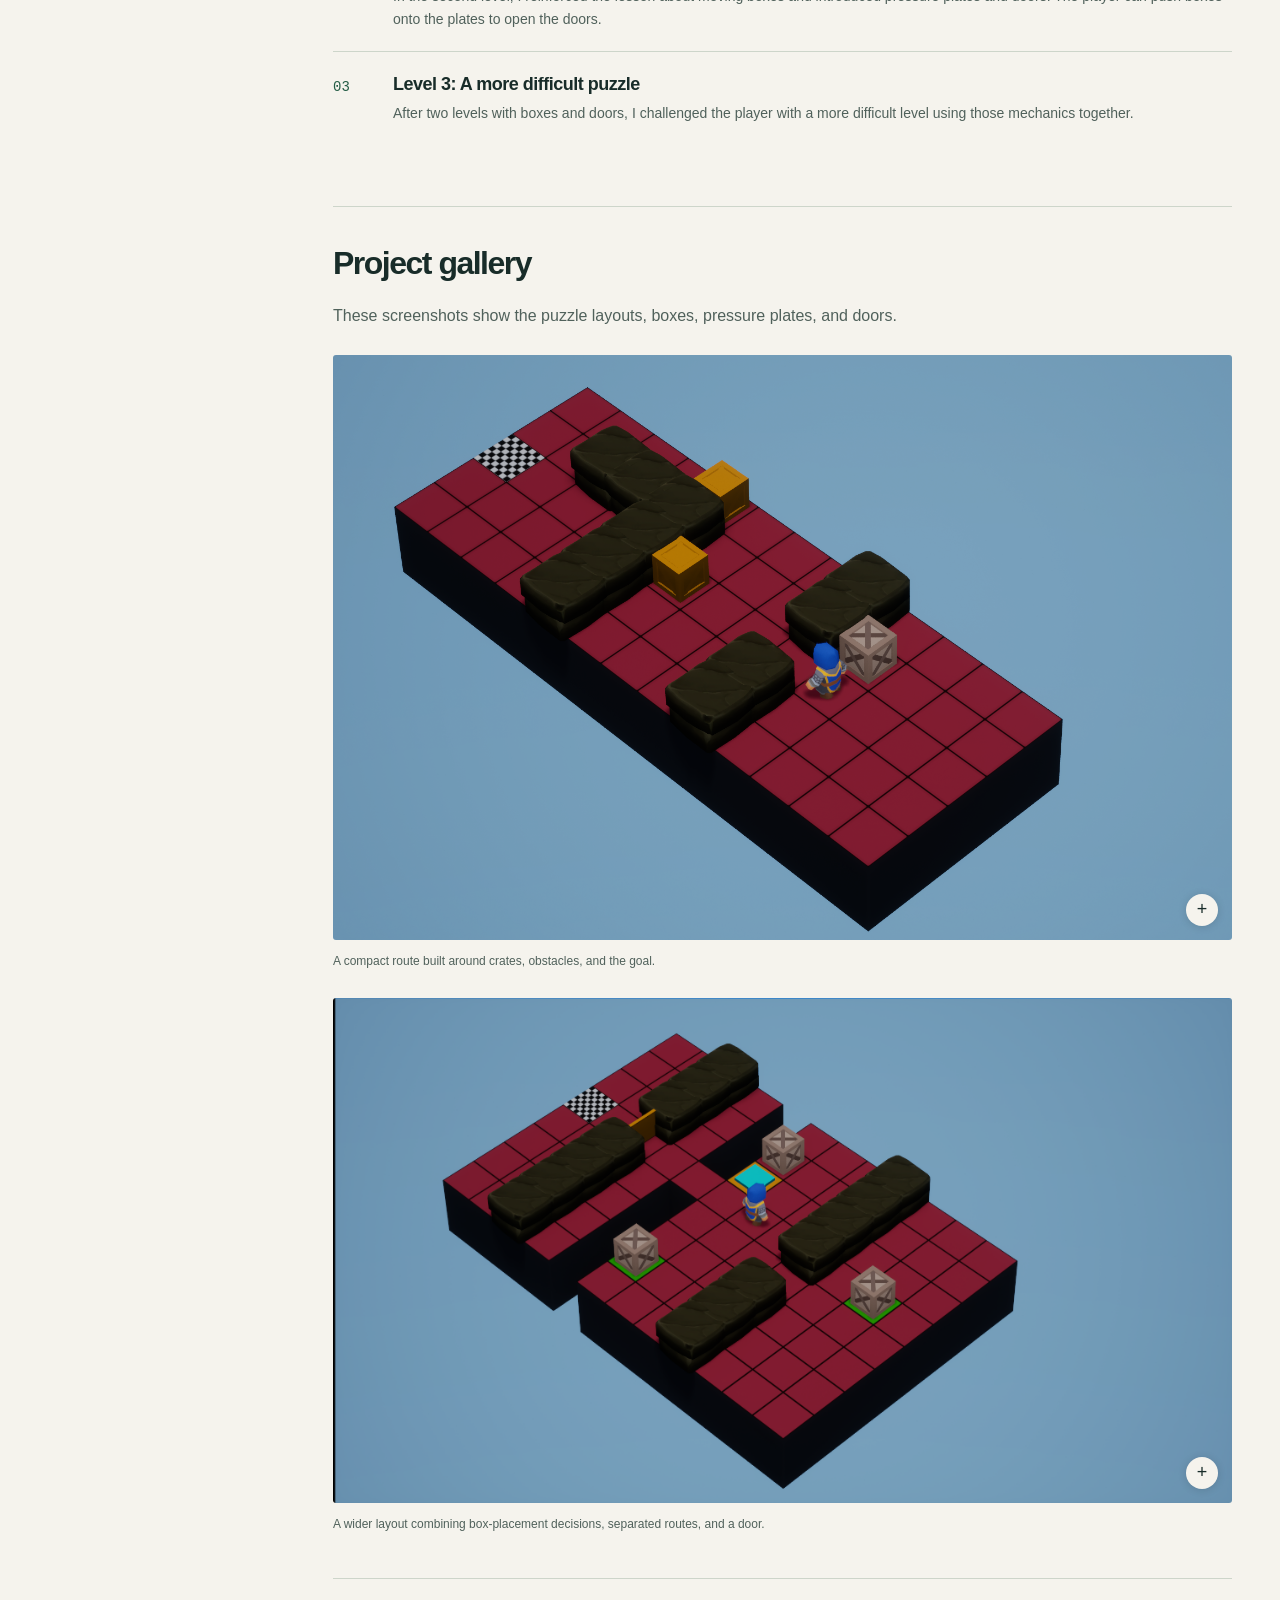
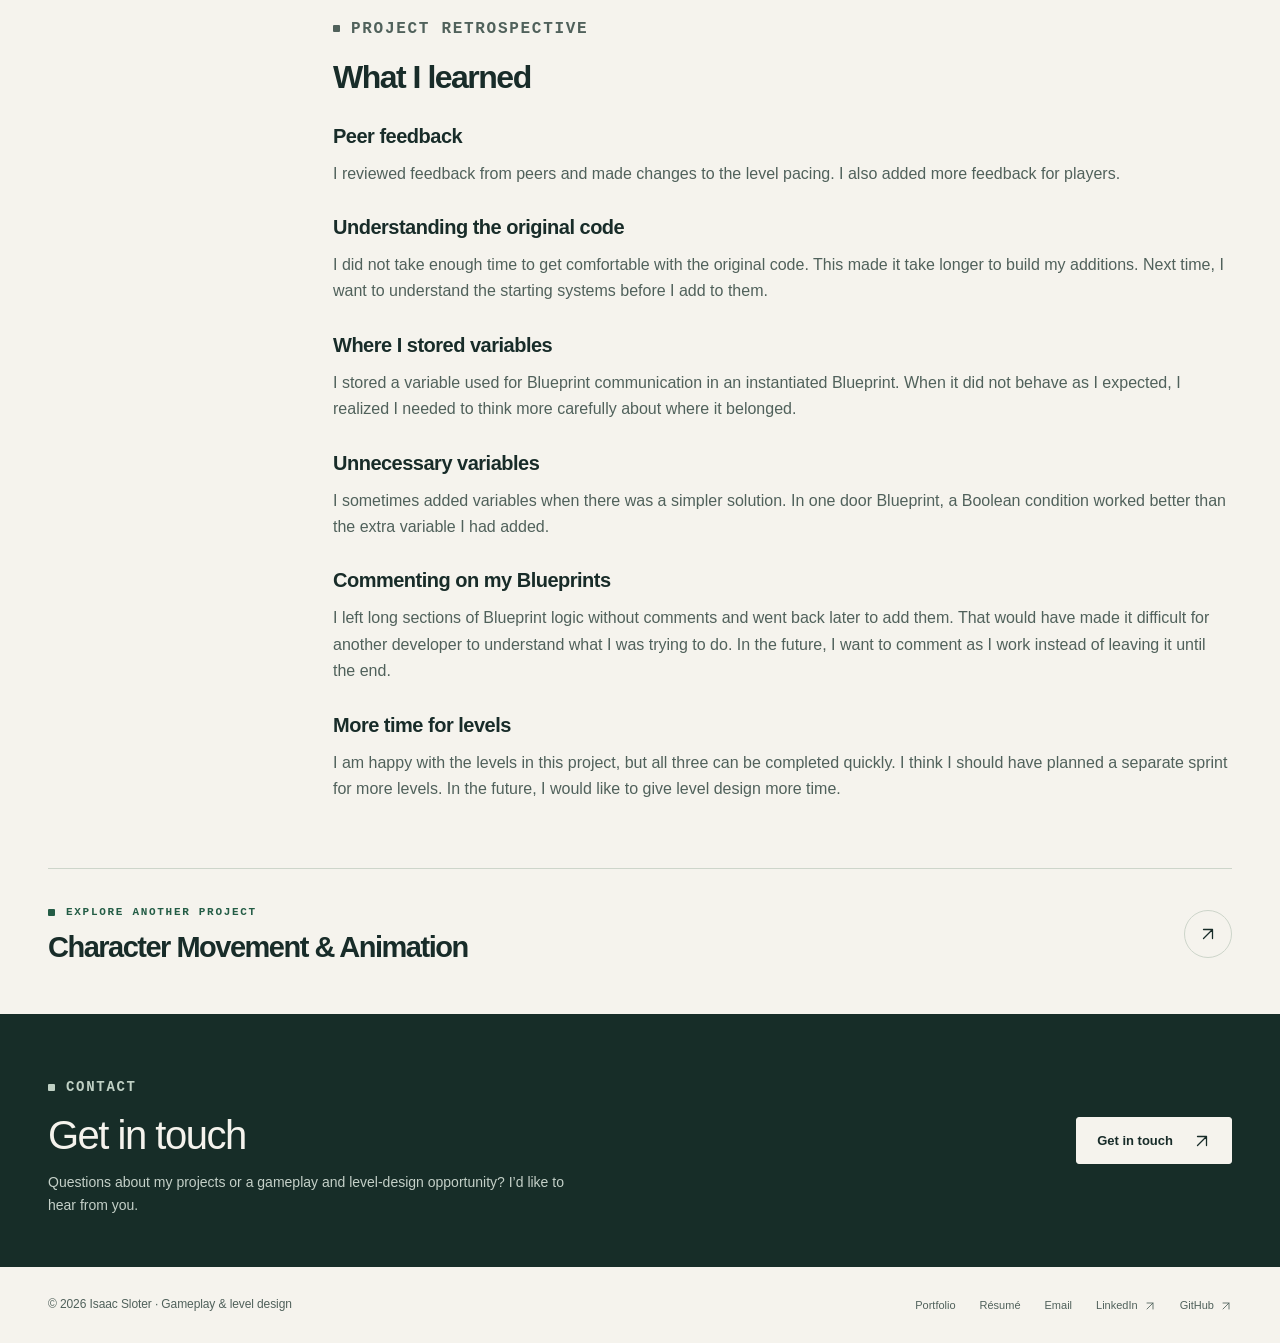
<file: projects/tile-puzzle.html>
<!doctype html>
<html lang="en"><head>
<meta charset="utf-8"><meta name="viewport" content="width=device-width, initial-scale=1">
<title>Tile-Based Puzzle Game | Isaac Sloter</title><meta name="description" content="A case study of Isaac Sloter’s puzzle mechanics, Blueprint interactions, and three new levels built on an existing Unreal Engine game.">
<meta name="theme-color" content="#182c29"><link rel="canonical" href="https://isaacsloter.github.io/projects/tile-puzzle.html">
<meta property="og:type" content="website"><meta property="og:title" content="Tile-Based Puzzle Game | Isaac Sloter"><meta property="og:description" content="A case study of Isaac Sloter’s puzzle mechanics, Blueprint interactions, and three new levels built on an existing Unreal Engine game."><meta property="og:url" content="https://isaacsloter.github.io/projects/tile-puzzle.html"><meta property="og:image" content="https://isaacsloter.github.io/assets/puzzle-pressure-plates.png"><meta name="twitter:card" content="summary_large_image">
<link rel="icon" type="image/svg+xml" href="../assets/favicon.svg"><link rel="stylesheet" href="../styles.css"><script src="../site.js" defer></script>
</head><body><a class="skip-link" href="#main">Skip to content</a>
<header class="site-header"><div class="wrap header-inner">
  <a class="wordmark" href="../index.html" aria-label="Isaac Sloter — portfolio home"><span class="monogram" aria-hidden="true">IS</span>Isaac Sloter</a>
  <nav class="main-nav" aria-label="Main navigation"><a href="../index.html#work" aria-current="page">Portfolio</a><a href="../resume.html">Résumé</a><a href="../about.html">About</a><a href="../contact.html" class="contact-link">Contact</a></nav>
</div></header><main id="main"><div class="wrap"><header class="page-hero"><a class="breadcrumb" href="../index.html#work"><span aria-hidden="true">←</span> All projects</a><p class="eyebrow">02 / Gameplay + level design</p><h1>Tile-Based Puzzle Game</h1><p class="page-lead">I decided to challenge myself by adding new mechanics and levels to an existing puzzle game. I limited the project to three one-week sprints.</p><dl class="project-meta"><div><dt>My focus</dt><dd>Additional mechanics &amp; three puzzle levels</dd></div><div><dt>Tools</dt><dd>Unreal Engine · Blueprints · ClickUp</dd></div><div><dt>Project date</dt><dd>March 2026 · Three one-week sprints</dd></div></dl></header><figure class="project-cover"><a class="image-zoom" href="../assets/puzzle-pressure-plates.png" data-zoom data-caption="A puzzle layout showing crates, pressure plates, barriers, and a door. Select the image to explore the layout." aria-label="Enlarge image: Isometric puzzle layout with crates, colored pressure plates, a door, and a checkered goal."><img src="../assets/puzzle-pressure-plates.png" alt="Isometric puzzle layout with crates, colored pressure plates, a door, and a checkered goal." width="2133" height="1187" fetchpriority="high"></a><figcaption>A puzzle layout showing crates, pressure plates, barriers, and a door. Select the image to explore the layout.</figcaption></figure><div class="case-layout"><nav class="case-nav" aria-label="Puzzle project sections"><p>In this project</p><a href="#overview">Overview &amp; scope</a><a href="#contributions">My contributions</a><a href="#mechanisms">Interactive mechanisms</a><a href="#progression">Level progression</a><a href="#gallery">Project gallery</a><a href="#reflection">Reflection</a></nav><div>
<section class="case-section" id="overview"><p class="eyebrow">The project</p><h2>What I set out to do</h2><p>I chose a game that already had most of its mechanics. I added mechanics to work alongside those original systems, along with three short levels.</p><p>I worked in sprints so I could focus on specific objectives and finish those before moving on to another mechanic. I used ClickUp to set tasks and deadlines.</p><div class="role-note"><span class="meta-label">Starting point &amp; scope</span><p>The starting game already had its core mechanics. The work shown here focuses on the mechanics and levels I added. The third-party assets were provided by my college or purchased for the project.</p></div></section>
<section class="case-section" id="contributions"><h2>My contributions</h2><ul><li>Added mechanics and designed <strong>three new puzzle levels.</strong></li><li>Used <strong>Blueprint Interfaces and Event Dispatchers</strong> for communication between gameplay objects, including pressure plates and doors.</li><li>Animated doors and pressure plates with <strong>Timelines and linear interpolation.</strong></li><li>Worked on <strong>fuse-box door control and movable-box interactions.</strong></li><li>Introduced boxes and doors across the first two levels before using them in a more difficult third level.</li><li>Used <strong>peer feedback</strong> to revise level pacing and add clearer feedback for players.</li><li>Organized objectives and deadlines in <strong>ClickUp across three one-week sprints.</strong></li><li>Simplified parts of the Blueprint logic using Boolean conditions and fewer unnecessary variables.</li></ul></section>
<section class="case-section" id="mechanisms"><p class="eyebrow">Gameplay systems</p><h2>Building the mechanics</h2><h3>Blueprint communication</h3><p>I used Blueprint Interfaces and Event Dispatchers to send messages between the pressure plates and the doors they could open.</p><h3>Fuse boxes &amp; movable boxes</h3><p>I worked on fuse-box interactions that control doors and on movable-box interactions used to solve the puzzles.</p><h3>Animating the doors and pressure plates</h3><p>I wanted the doors and pressure plates to move. I thought about making them disappear, but that felt like a shortcut. I used Timelines and LERPs to animate them instead.</p><h3>Boolean logic</h3><p>Before this project, I was not comfortable with the Not Boolean node or when to use it. That led me to make longer Blueprint graphs than I needed. I became more comfortable using Boolean logic in this project and was able to simplify parts of the graphs.</p></section>
<section class="case-section" id="progression"><p class="eyebrow">Level design</p><h2>How I planned the levels</h2><p>I was intentional about how I made these three levels. I wanted the player to become comfortable with boxes and doors before trying a more difficult puzzle.</p><ol class="steps"><li><div><h3>Level 1: Moving boxes</h3><p>In the first level, I introduced boxes that the player can move. The yellow boxes keep moving until they hit a wall.</p></div></li><li><div><h3>Level 2: Pressure plates and doors</h3><p>In the second level, I reinforced the lesson about moving boxes and introduced pressure plates and doors. The player can push boxes onto the plates to open the doors.</p></div></li><li><div><h3>Level 3: A more difficult puzzle</h3><p>After two levels with boxes and doors, I challenged the player with a more difficult level using those mechanics together.</p></div></li></ol></section>
<section class="case-section" id="gallery"><h2>Project gallery</h2><p>These screenshots show the puzzle layouts, boxes, pressure plates, and doors.</p><div class="gallery"><figure class=""><a class="image-zoom" href="../assets/puzzle-crate-route.png" data-zoom data-caption="A compact route built around crates, obstacles, and the goal." aria-label="Enlarge image: A narrow isometric puzzle route with crates, stone barriers, and a checkered goal."><img src="../assets/puzzle-crate-route.png" alt="A narrow isometric puzzle route with crates, stone barriers, and a checkered goal." width="1648" height="1072" loading="lazy"></a><figcaption>A compact route built around crates, obstacles, and the goal.</figcaption></figure><figure class=""><a class="image-zoom" href="../assets/puzzle-door-layout.png" data-zoom data-caption="A wider layout combining box-placement decisions, separated routes, and a door." aria-label="Enlarge image: Puzzle layout with crates on colored targets, a pressure plate, and a door near the goal."><img src="../assets/puzzle-door-layout.png" alt="Puzzle layout with crates on colored targets, a pressure plate, and a door near the goal." width="2135" height="1198" loading="lazy"></a><figcaption>A wider layout combining box-placement decisions, separated routes, and a door.</figcaption></figure></div></section><section class="case-section" id="reflection"><p class="eyebrow">Project retrospective</p><h2>What I learned</h2><h3>Peer feedback</h3><p>I reviewed feedback from peers and made changes to the level pacing. I also added more feedback for players.</p><h3>Understanding the original code</h3><p>I did not take enough time to get comfortable with the original code. This made it take longer to build my additions. Next time, I want to understand the starting systems before I add to them.</p><h3>Where I stored variables</h3><p>I stored a variable used for Blueprint communication in an instantiated Blueprint. When it did not behave as I expected, I realized I needed to think more carefully about where it belonged.</p><h3>Unnecessary variables</h3><p>I sometimes added variables when there was a simpler solution. In one door Blueprint, a Boolean condition worked better than the extra variable I had added.</p><h3>Commenting on my Blueprints</h3><p>I left long sections of Blueprint logic without comments and went back later to add them. That would have made it difficult for another developer to understand what I was trying to do. In the future, I want to comment as I work instead of leaving it until the end.</p><h3>More time for levels</h3><p>I am happy with the levels in this project, but all three can be completed quickly. I think I should have planned a separate sprint for more levels. In the future, I would like to give level design more time.</p></section></div></div></div><div class="wrap next-project"><a href="character-movement.html"><div><p class="eyebrow">Explore another project</p><h2>Character Movement &amp; Animation</h2></div><span class="round-arrow" aria-hidden="true"><svg class="icon" aria-hidden="true" viewBox="0 0 24 24" fill="none" stroke="currentColor" stroke-width="1.7" stroke-linecap="round" stroke-linejoin="round"><path d="M6 18 18 6M6 6h12v12"/></svg></span></a></div></main><section class="contact-band" aria-labelledby="contact-heading"><div class="wrap contact-band-inner"><div><p class="eyebrow">Contact</p><h2 id="contact-heading">Get in touch</h2><p>Questions about my projects or a gameplay and level-design opportunity? I’d like to hear from you.</p></div><a class="button light" href="../contact.html">Get in touch <span class="arrow" aria-hidden="true"><svg class="icon" aria-hidden="true" viewBox="0 0 24 24" fill="none" stroke="currentColor" stroke-width="1.7" stroke-linecap="round" stroke-linejoin="round"><path d="M6 18 18 6M6 6h12v12"/></svg></span></a></div></section><footer class="site-footer"><div class="wrap footer-inner"><span class="footer-signature">© 2026 Isaac Sloter · Gameplay &amp; level design</span><div class="footer-links"><a href="../index.html#work">Portfolio</a><a href="../resume.html">Résumé</a><a href="mailto:IsaacSloter@outlook.com">Email</a><a href="https://www.linkedin.com/in/isaac-sloter-b94650375">LinkedIn <svg class="icon" aria-hidden="true" viewBox="0 0 24 24" fill="none" stroke="currentColor" stroke-width="1.7" stroke-linecap="round" stroke-linejoin="round"><path d="M6 18 18 6M6 6h12v12"/></svg></a><a href="https://github.com/IsaacSloter">GitHub <svg class="icon" aria-hidden="true" viewBox="0 0 24 24" fill="none" stroke="currentColor" stroke-width="1.7" stroke-linecap="round" stroke-linejoin="round"><path d="M6 18 18 6M6 6h12v12"/></svg></a></div></div></footer></body></html>
</file>
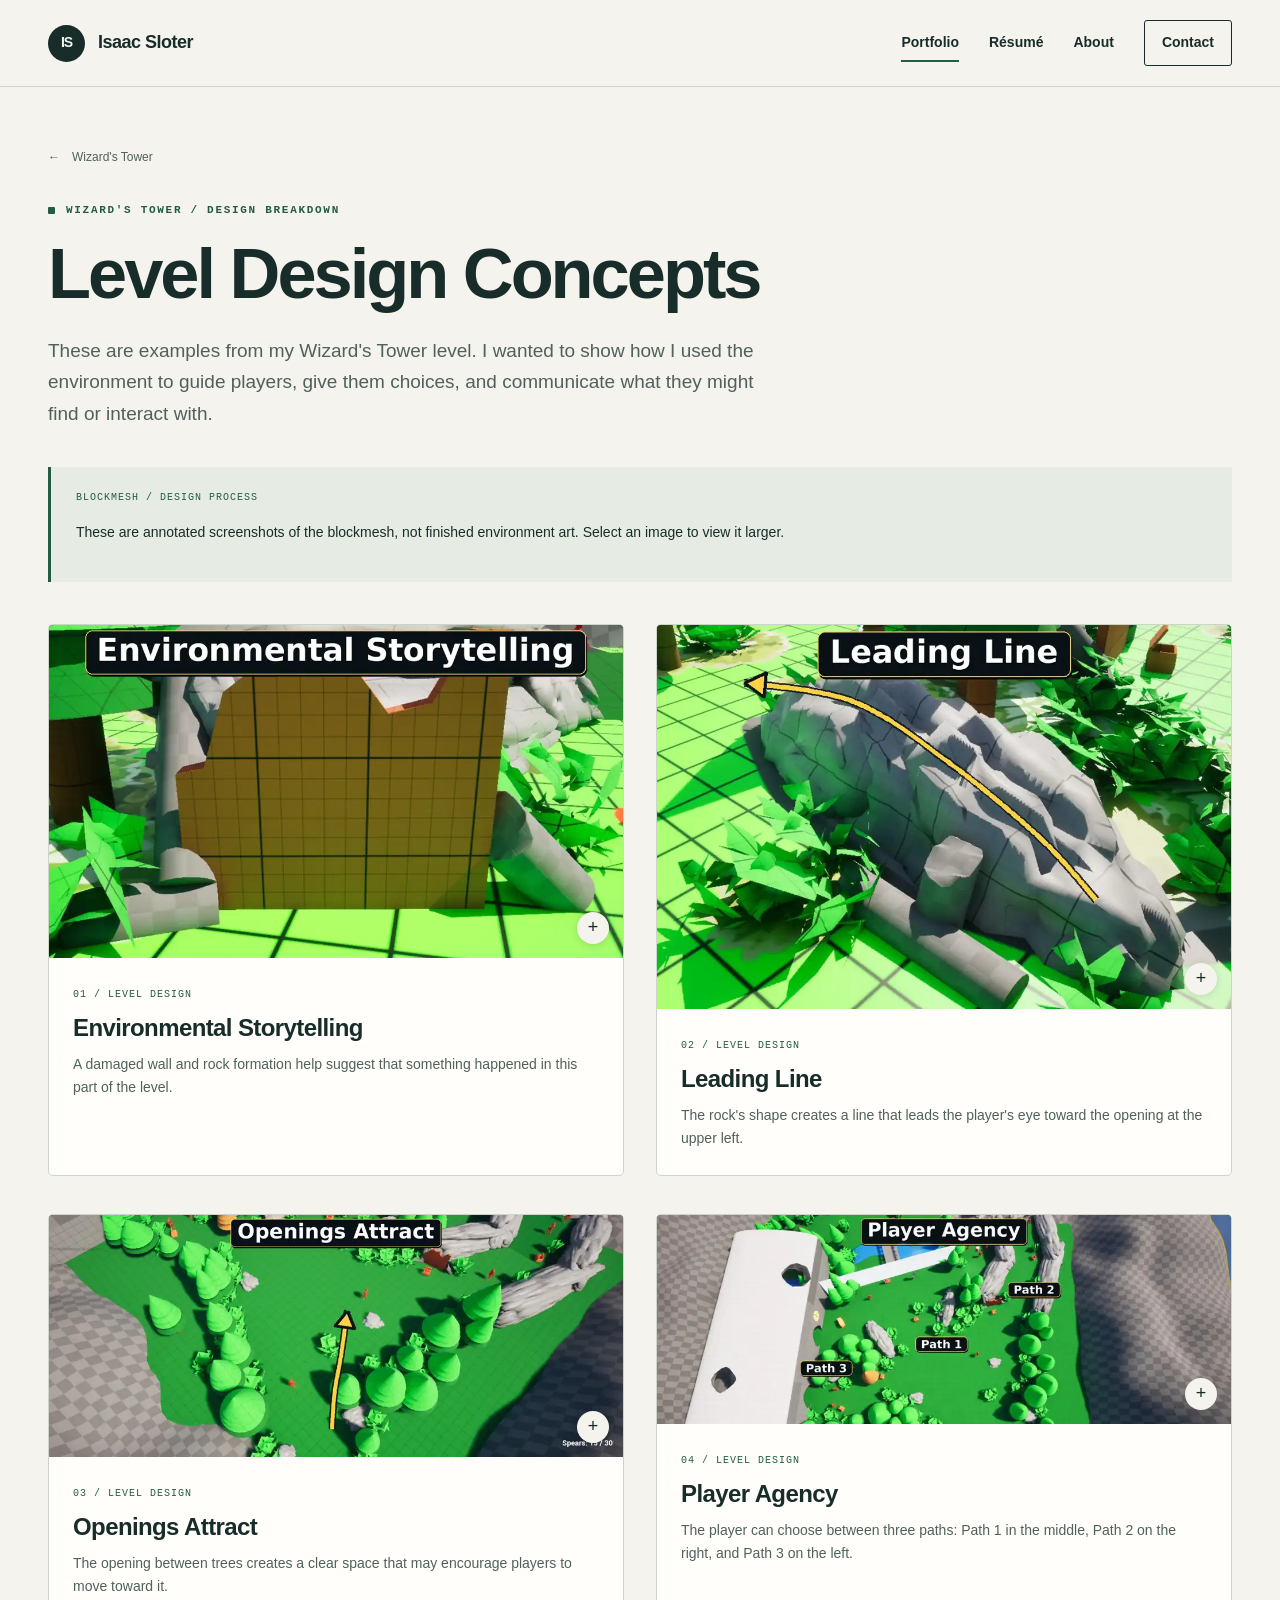
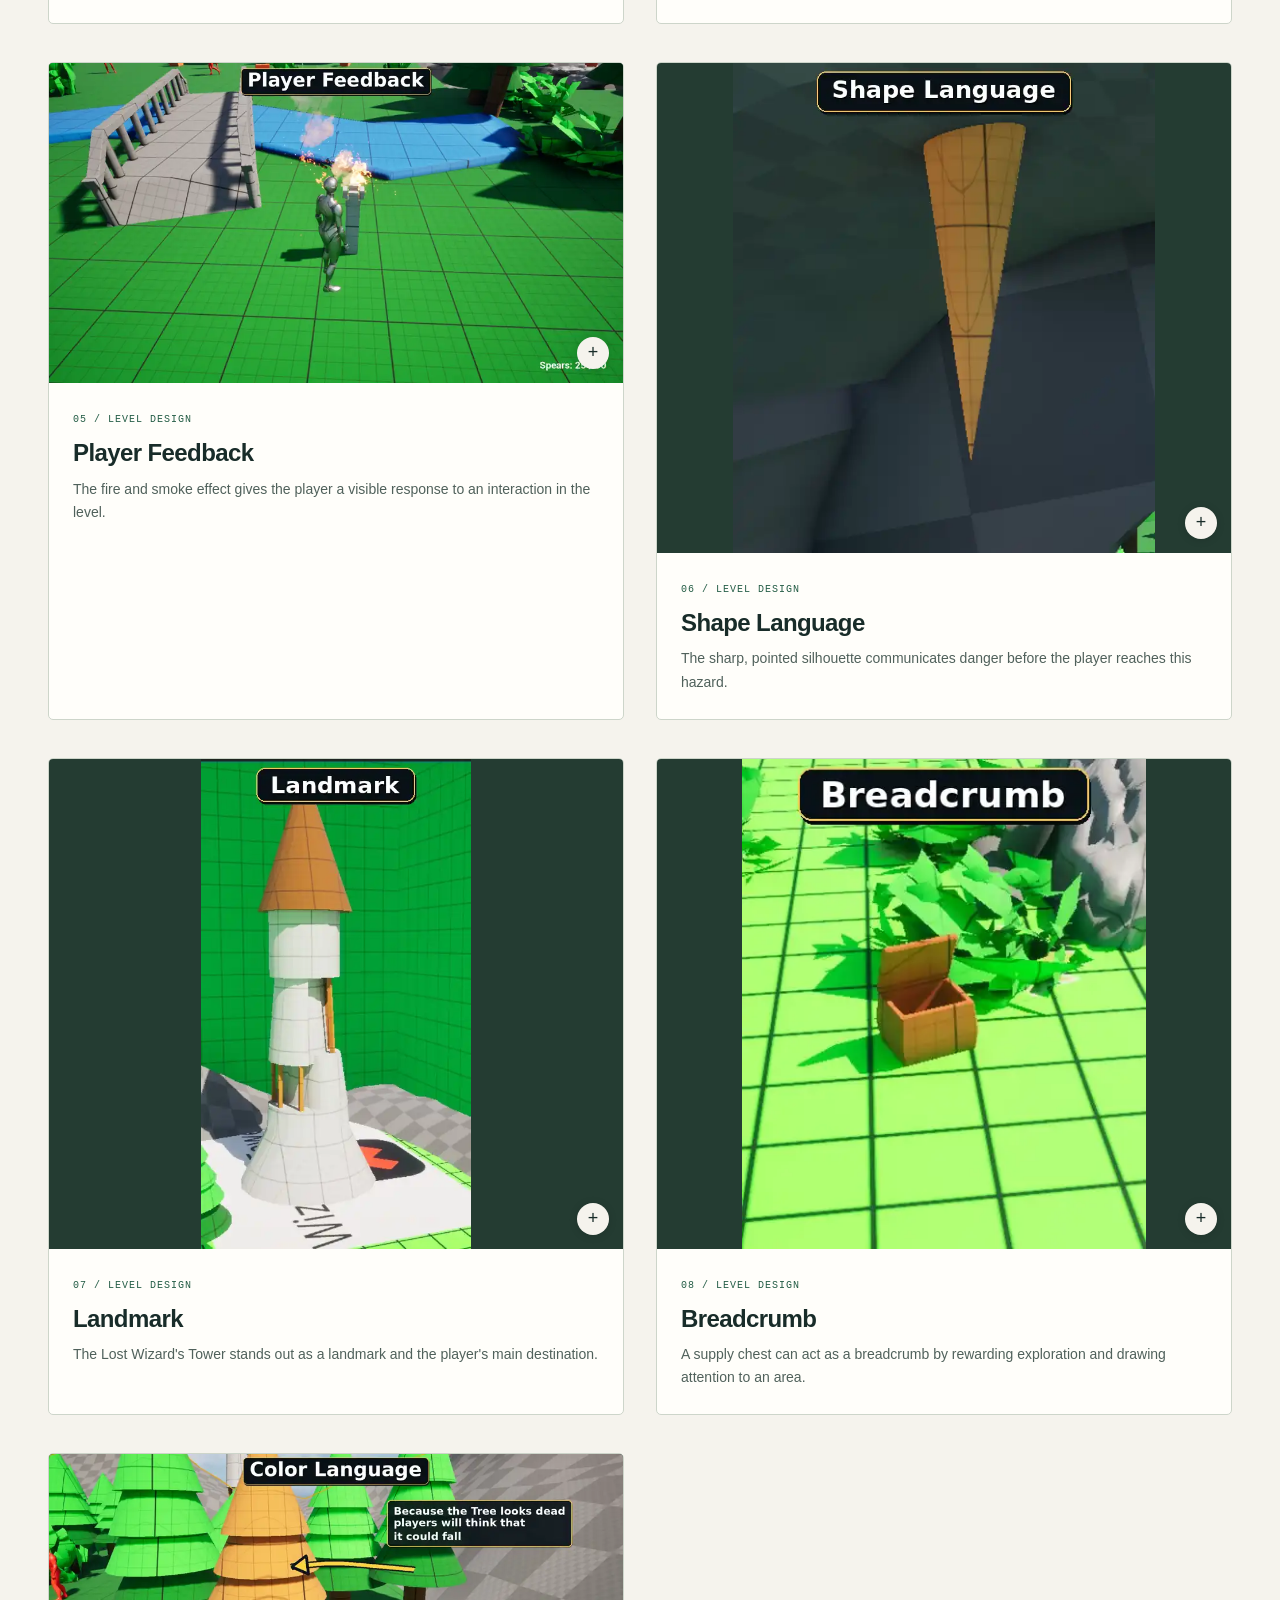
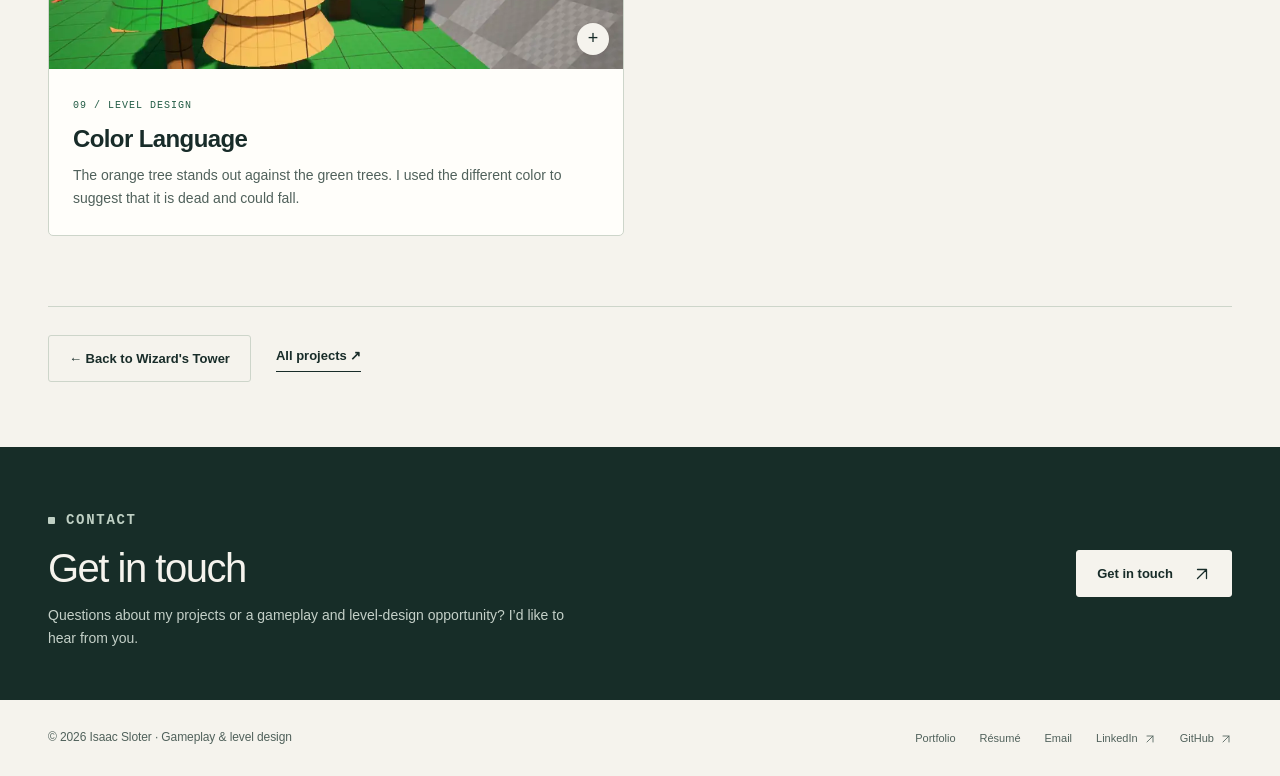
<file: projects/wizards-tower-level-design.html>
<!doctype html><html lang="en"><head><meta charset="utf-8"><meta name="viewport" content="width=device-width,initial-scale=1"><title>Wizard's Tower — Level Design Concepts | Isaac Sloter</title><meta name="description" content="Nine annotated level-design concepts from the Wizard's Tower Unreal Engine blockmesh project."><meta name="theme-color" content="#182c29"><link rel="canonical" href="https://isaacsloter.github.io/projects/wizards-tower-level-design.html"><meta property="og:type" content="website"><meta property="og:title" content="Wizard's Tower — Level Design Concepts | Isaac Sloter"><meta property="og:description" content="Nine annotated level-design concepts from the Wizard's Tower Unreal Engine blockmesh project."><meta property="og:url" content="https://isaacsloter.github.io/projects/wizards-tower-level-design.html"><meta property="og:image" content="https://isaacsloter.github.io/assets/wizards-tower/04-player-agency.webp"><meta name="twitter:card" content="summary_large_image"><link rel="icon" type="image/svg+xml" href="../assets/favicon.svg"><link rel="stylesheet" href="../styles.css"><script src="../site.js" defer></script></head><body><a class="skip-link" href="#main">Skip to content</a><header class="site-header"><div class="wrap header-inner">
  <a class="wordmark" href="../index.html" aria-label="Isaac Sloter — portfolio home"><span class="monogram" aria-hidden="true">IS</span>Isaac Sloter</a>
  <nav class="main-nav" aria-label="Main navigation"><a href="../index.html#work" aria-current="page">Portfolio</a><a href="../resume.html">Résumé</a><a href="../about.html">About</a><a href="../contact.html" class="contact-link">Contact</a></nav>
</div></header><main id="main"><div class="wrap"><header class="page-hero concept-hero"><a class="breadcrumb" href="wizards-tower.html"><span aria-hidden="true">←</span> Wizard's Tower</a><p class="eyebrow">Wizard's Tower / Design breakdown</p><h1>Level Design Concepts</h1><p class="page-lead">These are examples from my Wizard's Tower level. I wanted to show how I used the environment to guide players, give them choices, and communicate what they might find or interact with.</p></header>
<div class="role-note concept-note"><span class="meta-label">Blockmesh / Design process</span><p>These are annotated screenshots of the blockmesh, not finished environment art. Select an image to view it larger.</p></div>
<div class="concept-grid"><figure class="concept-item" id="concept-1"><a class="image-zoom" href="../assets/wizards-tower/01-environmental-storytelling.webp" data-zoom data-caption="A damaged wall and rock formation help suggest that something happened in this part of the level." aria-label="Enlarge Environmental Storytelling screenshot"><img src="../assets/wizards-tower/01-environmental-storytelling.webp" alt="Environmental Storytelling: annotated Wizard's Tower level-design screenshot" loading="lazy"></a><figcaption><span class="concept-number">01 / LEVEL DESIGN</span><h2>Environmental Storytelling</h2><p>A damaged wall and rock formation help suggest that something happened in this part of the level.</p></figcaption></figure>
<figure class="concept-item" id="concept-2"><a class="image-zoom" href="../assets/wizards-tower/02-leading-line.webp" data-zoom data-caption="The rock's shape creates a line that leads the player's eye toward the opening at the upper left." aria-label="Enlarge Leading Line screenshot"><img src="../assets/wizards-tower/02-leading-line.webp" alt="Leading Line: annotated Wizard's Tower level-design screenshot" loading="lazy"></a><figcaption><span class="concept-number">02 / LEVEL DESIGN</span><h2>Leading Line</h2><p>The rock's shape creates a line that leads the player's eye toward the opening at the upper left.</p></figcaption></figure>
<figure class="concept-item" id="concept-3"><a class="image-zoom" href="../assets/wizards-tower/03-openings-attract.webp" data-zoom data-caption="The opening between trees creates a clear space that may encourage players to move toward it." aria-label="Enlarge Openings Attract screenshot"><img src="../assets/wizards-tower/03-openings-attract.webp" alt="Openings Attract: annotated Wizard's Tower level-design screenshot" loading="lazy"></a><figcaption><span class="concept-number">03 / LEVEL DESIGN</span><h2>Openings Attract</h2><p>The opening between trees creates a clear space that may encourage players to move toward it.</p></figcaption></figure>
<figure class="concept-item" id="concept-4"><a class="image-zoom" href="../assets/wizards-tower/04-player-agency.webp" data-zoom data-caption="The player can choose between three paths: Path 1 in the middle, Path 2 on the right, and Path 3 on the left." aria-label="Enlarge Player Agency screenshot"><img src="../assets/wizards-tower/04-player-agency.webp" alt="Player Agency: annotated Wizard's Tower level-design screenshot" loading="lazy"></a><figcaption><span class="concept-number">04 / LEVEL DESIGN</span><h2>Player Agency</h2><p>The player can choose between three paths: Path 1 in the middle, Path 2 on the right, and Path 3 on the left.</p></figcaption></figure>
<figure class="concept-item" id="concept-5"><a class="image-zoom" href="../assets/wizards-tower/05-player-feedback.webp" data-zoom data-caption="The fire and smoke effect gives the player a visible response to an interaction in the level." aria-label="Enlarge Player Feedback screenshot"><img src="../assets/wizards-tower/05-player-feedback.webp" alt="Player Feedback: annotated Wizard's Tower level-design screenshot" loading="lazy"></a><figcaption><span class="concept-number">05 / LEVEL DESIGN</span><h2>Player Feedback</h2><p>The fire and smoke effect gives the player a visible response to an interaction in the level.</p></figcaption></figure>
<figure class="concept-item" id="concept-6"><a class="image-zoom" href="../assets/wizards-tower/06-shape-language.webp" data-zoom data-caption="The sharp, pointed silhouette communicates danger before the player reaches this hazard." aria-label="Enlarge Shape Language screenshot"><img src="../assets/wizards-tower/06-shape-language.webp" alt="Shape Language: annotated Wizard's Tower level-design screenshot" loading="lazy"></a><figcaption><span class="concept-number">06 / LEVEL DESIGN</span><h2>Shape Language</h2><p>The sharp, pointed silhouette communicates danger before the player reaches this hazard.</p></figcaption></figure>
<figure class="concept-item" id="concept-7"><a class="image-zoom" href="../assets/wizards-tower/07-landmark.webp" data-zoom data-caption="The Lost Wizard's Tower stands out as a landmark and the player's main destination." aria-label="Enlarge Landmark screenshot"><img src="../assets/wizards-tower/07-landmark.webp" alt="Landmark: annotated Wizard's Tower level-design screenshot" loading="lazy"></a><figcaption><span class="concept-number">07 / LEVEL DESIGN</span><h2>Landmark</h2><p>The Lost Wizard's Tower stands out as a landmark and the player's main destination.</p></figcaption></figure>
<figure class="concept-item" id="concept-8"><a class="image-zoom" href="../assets/wizards-tower/08-breadcrumb.webp" data-zoom data-caption="A supply chest can act as a breadcrumb by rewarding exploration and drawing attention to an area." aria-label="Enlarge Breadcrumb screenshot"><img src="../assets/wizards-tower/08-breadcrumb.webp" alt="Breadcrumb: annotated Wizard's Tower level-design screenshot" loading="lazy"></a><figcaption><span class="concept-number">08 / LEVEL DESIGN</span><h2>Breadcrumb</h2><p>A supply chest can act as a breadcrumb by rewarding exploration and drawing attention to an area.</p></figcaption></figure>
<figure class="concept-item" id="concept-9"><a class="image-zoom" href="../assets/wizards-tower/09-color-language.webp" data-zoom data-caption="The orange tree stands out against the green trees. I used the different color to suggest that it is dead and could fall." aria-label="Enlarge Color Language screenshot"><img src="../assets/wizards-tower/09-color-language.webp" alt="Color Language: annotated Wizard's Tower level-design screenshot" loading="lazy"></a><figcaption><span class="concept-number">09 / LEVEL DESIGN</span><h2>Color Language</h2><p>The orange tree stands out against the green trees. I used the different color to suggest that it is dead and could fall.</p></figcaption></figure></div>
<div class="wizard-back"><a class="button secondary" href="wizards-tower.html">← Back to Wizard's Tower</a><a class="text-link" href="../index.html#work">All projects ↗</a></div>
</div></main><section class="contact-band" aria-labelledby="contact-heading"><div class="wrap contact-band-inner"><div><p class="eyebrow">Contact</p><h2 id="contact-heading">Get in touch</h2><p>Questions about my projects or a gameplay and level-design opportunity? I’d like to hear from you.</p></div><a class="button light" href="../contact.html">Get in touch <span class="arrow" aria-hidden="true"><svg class="icon" aria-hidden="true" viewBox="0 0 24 24" fill="none" stroke="currentColor" stroke-width="1.7" stroke-linecap="round" stroke-linejoin="round"><path d="M6 18 18 6M6 6h12v12"/></svg></span></a></div></section><footer class="site-footer"><div class="wrap footer-inner"><span class="footer-signature">© 2026 Isaac Sloter · Gameplay &amp; level design</span><div class="footer-links"><a href="../index.html#work">Portfolio</a><a href="../resume.html">Résumé</a><a href="mailto:IsaacSloter@outlook.com">Email</a><a href="https://www.linkedin.com/in/isaac-sloter-b94650375">LinkedIn <svg class="icon" aria-hidden="true" viewBox="0 0 24 24" fill="none" stroke="currentColor" stroke-width="1.7" stroke-linecap="round" stroke-linejoin="round"><path d="M6 18 18 6M6 6h12v12"/></svg></a><a href="https://github.com/IsaacSloter">GitHub <svg class="icon" aria-hidden="true" viewBox="0 0 24 24" fill="none" stroke="currentColor" stroke-width="1.7" stroke-linecap="round" stroke-linejoin="round"><path d="M6 18 18 6M6 6h12v12"/></svg></a></div></div></footer></body></html>
</file>
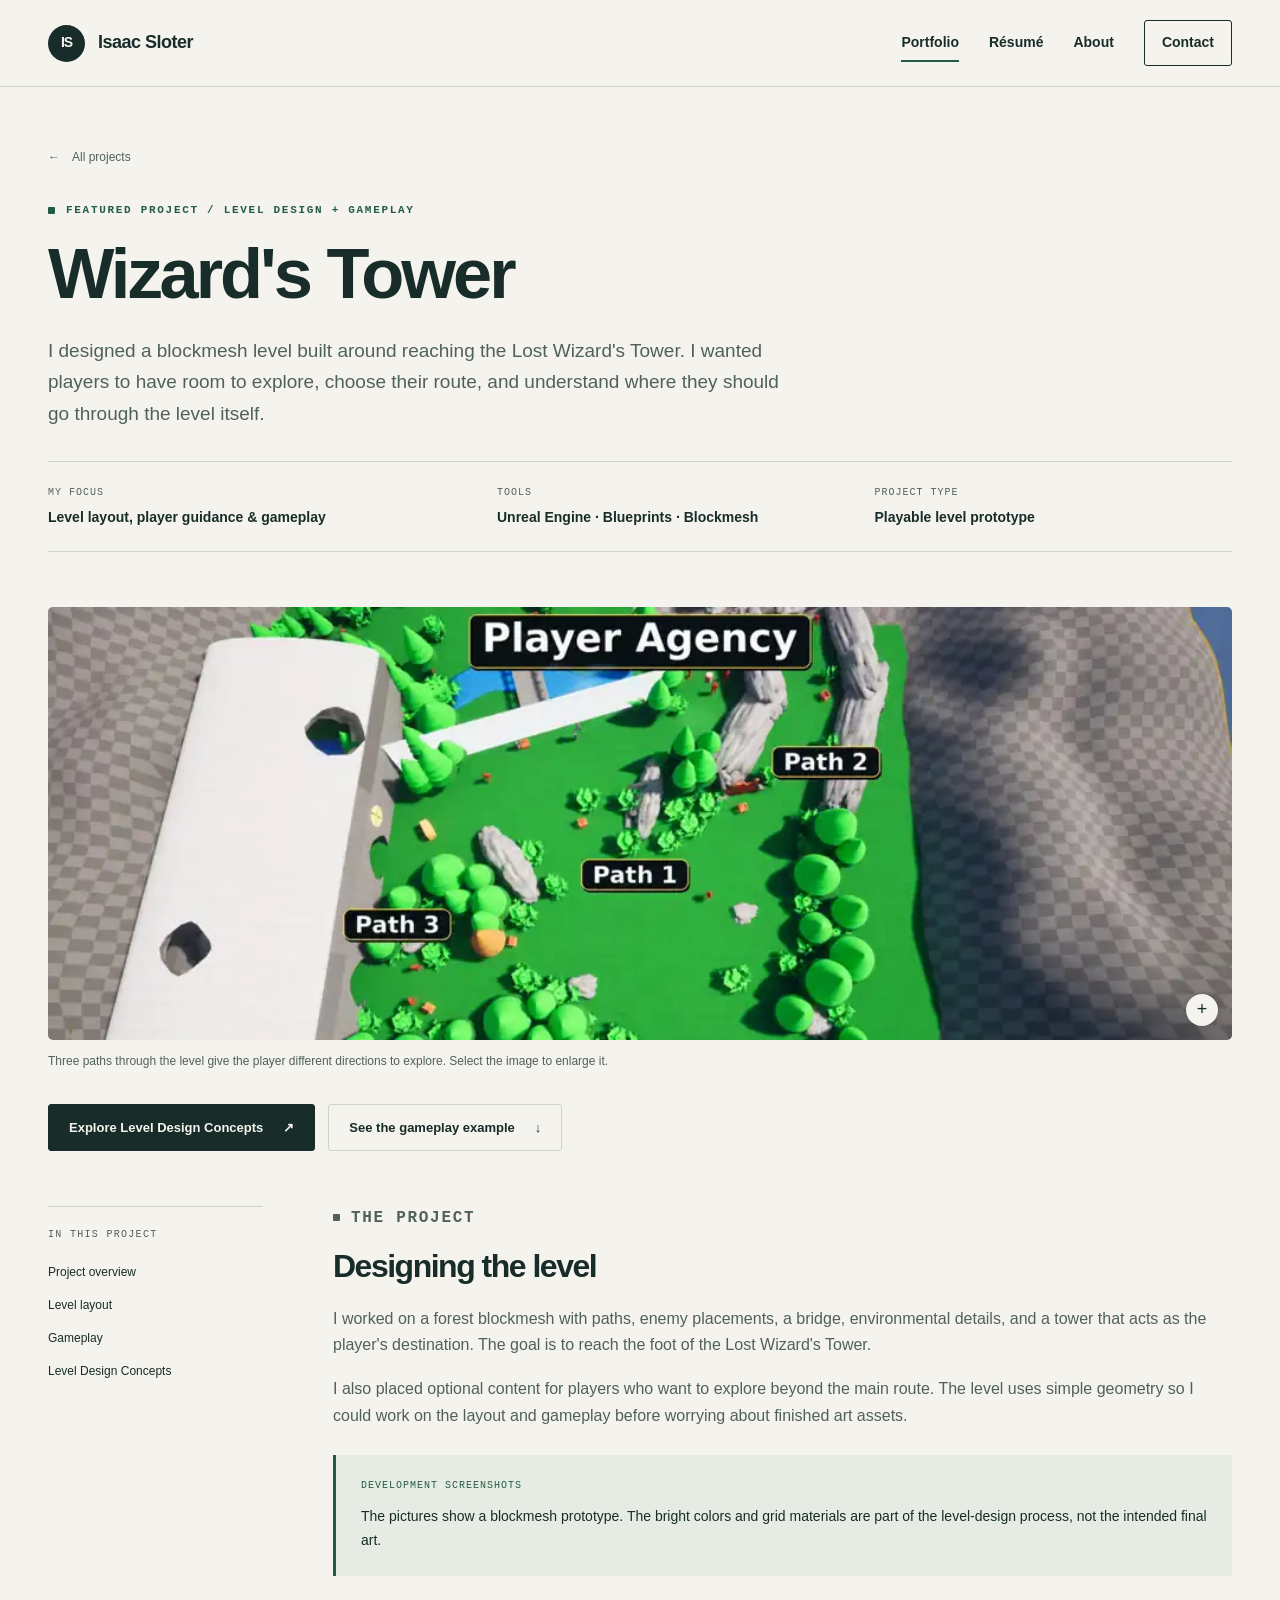
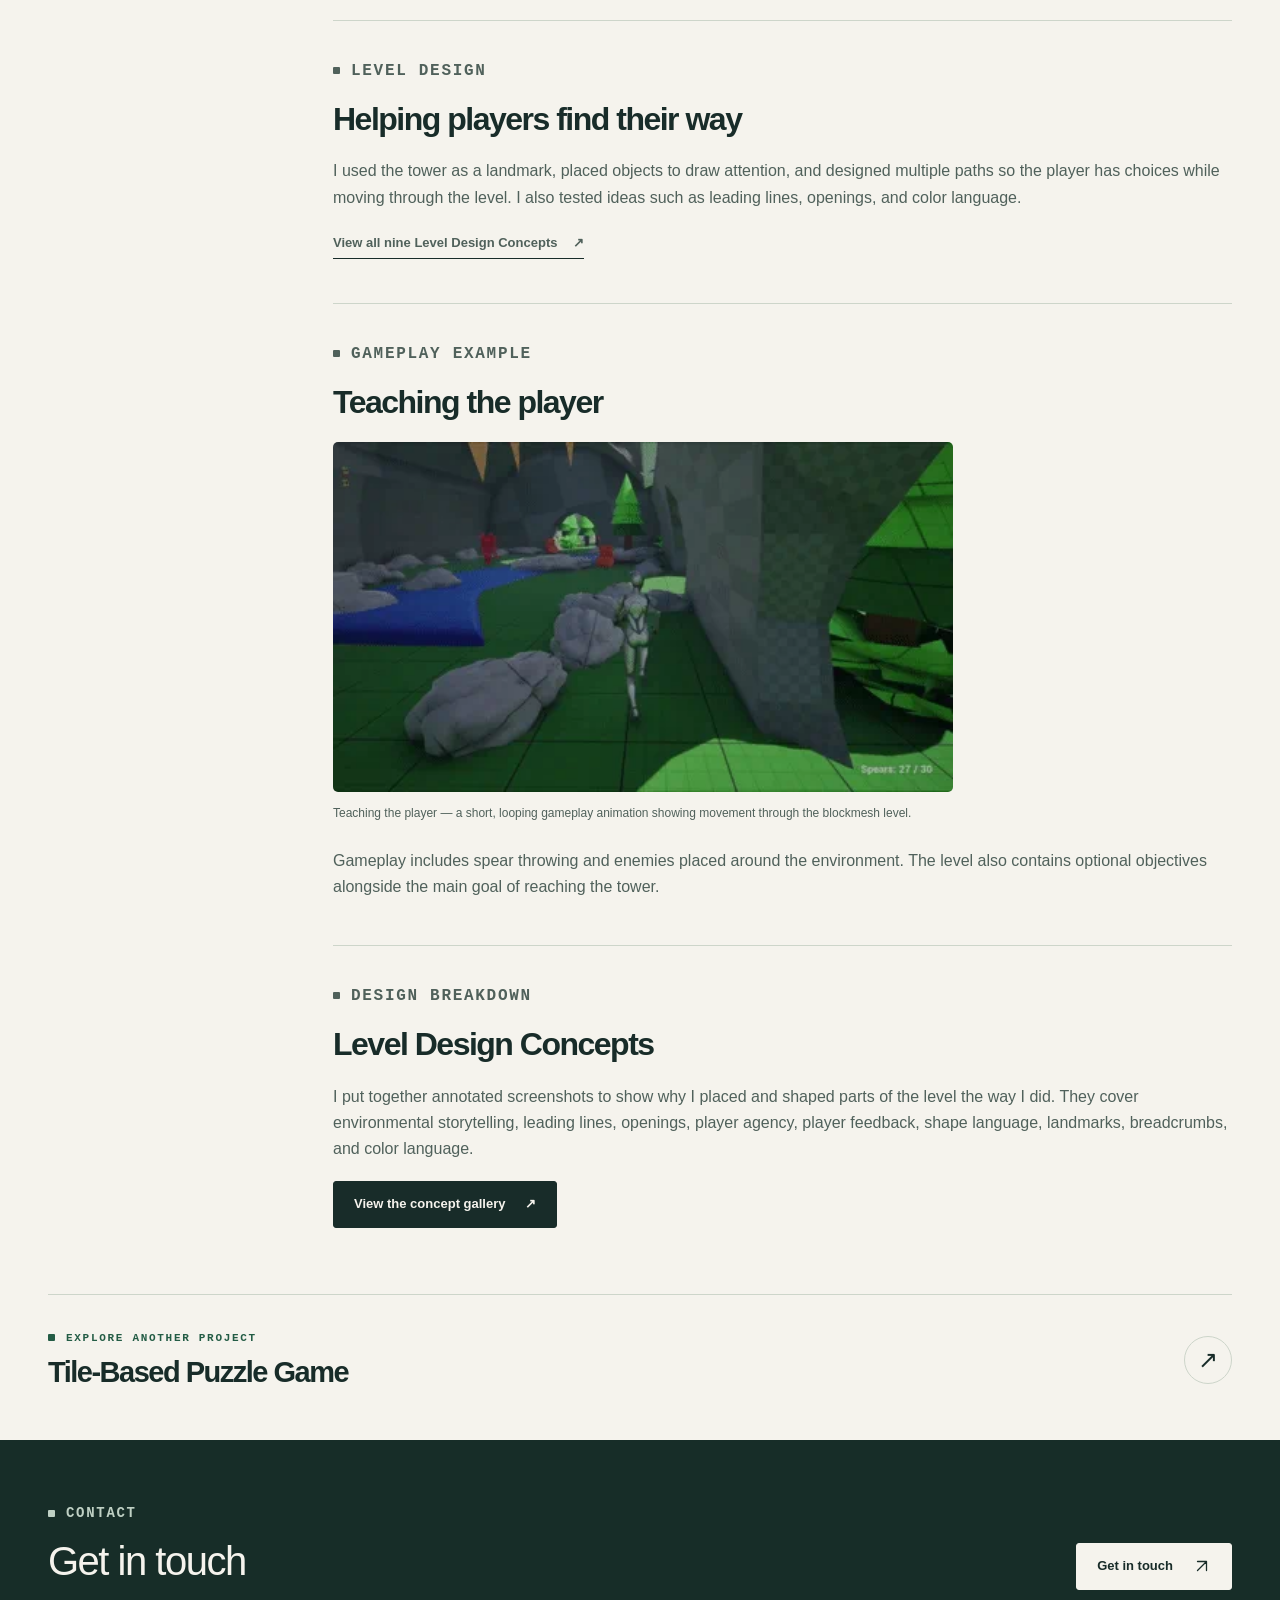
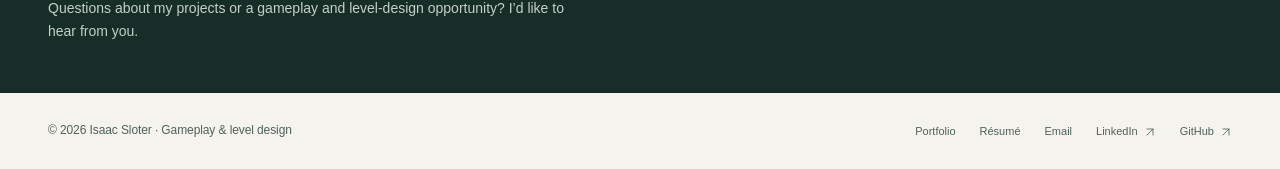
<file: projects/wizards-tower.html>
<!doctype html><html lang="en"><head><meta charset="utf-8"><meta name="viewport" content="width=device-width,initial-scale=1"><title>Wizard's Tower | Isaac Sloter</title><meta name="description" content="A blockmesh level-design and gameplay project in Unreal Engine, featuring player choice, spear combat, and visual guidance."><meta name="theme-color" content="#182c29"><link rel="canonical" href="https://isaacsloter.github.io/projects/wizards-tower.html"><meta property="og:type" content="website"><meta property="og:title" content="Wizard's Tower | Isaac Sloter"><meta property="og:description" content="A blockmesh level-design and gameplay project in Unreal Engine, featuring player choice, spear combat, and visual guidance."><meta property="og:url" content="https://isaacsloter.github.io/projects/wizards-tower.html"><meta property="og:image" content="https://isaacsloter.github.io/assets/wizards-tower/04-player-agency.webp"><meta name="twitter:card" content="summary_large_image"><link rel="icon" type="image/svg+xml" href="../assets/favicon.svg"><link rel="stylesheet" href="../styles.css"><script src="../site.js" defer></script></head><body><a class="skip-link" href="#main">Skip to content</a><header class="site-header"><div class="wrap header-inner">
  <a class="wordmark" href="../index.html" aria-label="Isaac Sloter — portfolio home"><span class="monogram" aria-hidden="true">IS</span>Isaac Sloter</a>
  <nav class="main-nav" aria-label="Main navigation"><a href="../index.html#work" aria-current="page">Portfolio</a><a href="../resume.html">Résumé</a><a href="../about.html">About</a><a href="../contact.html" class="contact-link">Contact</a></nav>
</div></header>
<main id="main"><div class="wrap">
<header class="page-hero"><a class="breadcrumb" href="../index.html#work"><span aria-hidden="true">←</span> All projects</a><p class="eyebrow">Featured project / Level design + gameplay</p><h1>Wizard's Tower</h1><p class="page-lead">I designed a blockmesh level built around reaching the Lost Wizard's Tower. I wanted players to have room to explore, choose their route, and understand where they should go through the level itself.</p><dl class="project-meta"><div><dt>My focus</dt><dd>Level layout, player guidance &amp; gameplay</dd></div><div><dt>Tools</dt><dd>Unreal Engine · Blueprints · Blockmesh</dd></div><div><dt>Project type</dt><dd>Playable level prototype</dd></div></dl></header>
<figure class="project-cover"><a class="image-zoom" href="../assets/wizards-tower/04-player-agency.webp" data-zoom data-caption="Three routes through the forest level, labeled to show how the player can choose where to travel."><img src="../assets/wizards-tower/04-player-agency.webp" alt="Overhead view of the Wizard's Tower blockout with Path 1, Path 2, and Path 3 labeled." width="1000" height="365" fetchpriority="high"></a><figcaption>Three paths through the level give the player different directions to explore. Select the image to enlarge it.</figcaption></figure>
<div class="wizard-feature-actions"><a class="button" href="wizards-tower-level-design.html">Explore Level Design Concepts <span aria-hidden="true">↗</span></a><a class="button secondary" href="#gameplay">See the gameplay example <span aria-hidden="true">↓</span></a></div>
<div class="case-layout"><nav class="case-nav" aria-label="Wizard's Tower project sections"><p>In this project</p><a href="#overview">Project overview</a><a href="#level">Level layout</a><a href="#gameplay">Gameplay</a><a href="#concepts">Level Design Concepts</a></nav><div>
<section class="case-section" id="overview"><p class="eyebrow">The project</p><h2>Designing the level</h2><p>I worked on a forest blockmesh with paths, enemy placements, a bridge, environmental details, and a tower that acts as the player's destination. The goal is to reach the foot of the Lost Wizard's Tower.</p><p>I also placed optional content for players who want to explore beyond the main route. The level uses simple geometry so I could work on the layout and gameplay before worrying about finished art assets.</p><div class="role-note"><span class="meta-label">Development screenshots</span><p>The pictures show a blockmesh prototype. The bright colors and grid materials are part of the level-design process, not the intended final art.</p></div></section>
<section class="case-section" id="level"><p class="eyebrow">Level design</p><h2>Helping players find their way</h2><p>I used the tower as a landmark, placed objects to draw attention, and designed multiple paths so the player has choices while moving through the level. I also tested ideas such as leading lines, openings, and color language.</p><p><a class="text-link" href="wizards-tower-level-design.html">View all nine Level Design Concepts <span aria-hidden="true">↗</span></a></p></section>
<section class="case-section" id="gameplay"><p class="eyebrow">Gameplay example</p><h2>Teaching the player</h2><figure class="wizard-inline-media"><img src="../assets/wizards-tower/teaching-the-player-animated.webp" alt="Animated gameplay demonstration showing the character running through the Wizard's Tower blockmesh environment." width="426" height="240" loading="lazy"><figcaption>Teaching the player — a short, looping gameplay animation showing movement through the blockmesh level.</figcaption></figure><p>Gameplay includes spear throwing and enemies placed around the environment. The level also contains optional objectives alongside the main goal of reaching the tower.</p></section>
<section class="case-section" id="concepts"><p class="eyebrow">Design breakdown</p><h2>Level Design Concepts</h2><p>I put together annotated screenshots to show why I placed and shaped parts of the level the way I did. They cover environmental storytelling, leading lines, openings, player agency, player feedback, shape language, landmarks, breadcrumbs, and color language.</p><a class="button" href="wizards-tower-level-design.html">View the concept gallery <span aria-hidden="true">↗</span></a></section>
</div></div></div><div class="wrap next-project"><a href="tile-puzzle.html"><div><p class="eyebrow">Explore another project</p><h2>Tile-Based Puzzle Game</h2></div><span class="round-arrow" aria-hidden="true">↗</span></a></div></main><section class="contact-band" aria-labelledby="contact-heading"><div class="wrap contact-band-inner"><div><p class="eyebrow">Contact</p><h2 id="contact-heading">Get in touch</h2><p>Questions about my projects or a gameplay and level-design opportunity? I’d like to hear from you.</p></div><a class="button light" href="../contact.html">Get in touch <span class="arrow" aria-hidden="true"><svg class="icon" aria-hidden="true" viewBox="0 0 24 24" fill="none" stroke="currentColor" stroke-width="1.7" stroke-linecap="round" stroke-linejoin="round"><path d="M6 18 18 6M6 6h12v12"/></svg></span></a></div></section><footer class="site-footer"><div class="wrap footer-inner"><span class="footer-signature">© 2026 Isaac Sloter · Gameplay &amp; level design</span><div class="footer-links"><a href="../index.html#work">Portfolio</a><a href="../resume.html">Résumé</a><a href="mailto:IsaacSloter@outlook.com">Email</a><a href="https://www.linkedin.com/in/isaac-sloter-b94650375">LinkedIn <svg class="icon" aria-hidden="true" viewBox="0 0 24 24" fill="none" stroke="currentColor" stroke-width="1.7" stroke-linecap="round" stroke-linejoin="round"><path d="M6 18 18 6M6 6h12v12"/></svg></a><a href="https://github.com/IsaacSloter">GitHub <svg class="icon" aria-hidden="true" viewBox="0 0 24 24" fill="none" stroke="currentColor" stroke-width="1.7" stroke-linecap="round" stroke-linejoin="round"><path d="M6 18 18 6M6 6h12v12"/></svg></a></div></div></footer></body></html>
</file>
<file: styles.css>
@charset "UTF-8";

:root{--paper:#f5f3ed;--surface:#fffefa;--ink:#182c29;--muted:#50615b;--line:#cdd5ca;--green:#235c45;--pale:#e6ece3;--yellow:#edc76b;--night:#172d28;--white:#fffefa;--max:1200px}
*{box-sizing:border-box}
html{scroll-behavior:smooth;scroll-padding-top:100px}
body{margin:0;background:var(--paper);color:var(--ink);font-family:Arial,Helvetica,sans-serif;font-size:17px;line-height:1.65;-webkit-font-smoothing:antialiased}
button,a{-webkit-tap-highlight-color:transparent}
a{color:inherit;text-decoration-thickness:1px;text-underline-offset:5px}
a:hover{color:var(--green)}
button{font:inherit}
img{display:block;max-width:100%;height:auto}
button,a{touch-action:manipulation}
button:focus-visible,a:focus-visible,summary:focus-visible{outline:3px solid #af6900;outline-offset:5px}
::selection{background:var(--yellow);color:var(--ink)}
.wrap{width:min(var(--max),calc(100% - 96px));margin-inline:auto}
.skip-link{position:fixed;top:10px;left:16px;z-index:1000;padding:12px 20px;background:var(--ink);color:white;transform:translateY(-160%)}
.skip-link:focus{transform:none}
.site-header{position:sticky;top:0;z-index:30;background:var(--paper);border-bottom:1px solid var(--line)}
.header-inner{display:flex;align-items:center;justify-content:space-between;gap:24px;min-height:86px}
.wordmark{display:inline-flex;align-items:center;gap:13px;text-decoration:none;font-size:18px;font-weight:700;letter-spacing:-.5px;white-space:nowrap}
.monogram{display:grid;place-items:center;width:37px;height:37px;background:var(--ink);color:var(--paper);font-size:14px;letter-spacing:-1px;border-radius:50%}
.main-nav{display:flex;align-items:center;gap:30px;font-size:14px;font-weight:600}
.main-nav a{text-decoration:none;padding:10px 0;position:relative}
.main-nav a[aria-current="page"]::after{content:"";position:absolute;left:0;right:0;bottom:3px;height:2px;background:var(--green)}
.main-nav .contact-link{border:1px solid var(--ink);border-radius:3px;padding:10px 17px}
.main-nav .contact-link:hover{background:var(--ink);color:var(--paper)}
.eyebrow{display:flex;align-items:center;gap:11px;font-family:Consolas,"Liberation Mono",monospace;font-size:11px;font-weight:600;line-height:1.5;letter-spacing:1.7px;text-transform:uppercase;color:var(--green);margin:0 0 22px}
.eyebrow::before{content:"";width:7px;height:7px;background:currentColor;border-radius:1px;flex-shrink:0}
.hero{display:grid;grid-template-columns:1fr 1.03fr;gap:55px;align-items:center;padding:65px 0 70px}
.hero h1{font-size:clamp(62px,6.5vw,94px);line-height:.98;letter-spacing:-5px;margin:0 0 27px;font-weight:700}
.hero h1 span{display:block}
.hero-role{font-size:25px;line-height:1.35;letter-spacing:-.8px;margin:0 0 20px;font-weight:500}
.hero-copy{max-width:440px;color:var(--muted);font-size:16px;line-height:1.75;margin:0 0 28px}
.button-row{display:flex;flex-wrap:wrap;align-items:center;gap:13px}
.button{display:inline-flex;align-items:center;justify-content:center;gap:20px;min-height:47px;padding:12px 20px;background:var(--ink);color:var(--paper);border:1px solid var(--ink);border-radius:3px;text-decoration:none;font-size:13px;font-weight:700;cursor:pointer;line-height:1.5}
.button:hover{color:var(--paper);background:var(--green);border-color:var(--green)}
.button.secondary{background:transparent;color:var(--ink);border-color:var(--line)}
.button.secondary:hover{border-color:var(--ink)}
.button.light{background:var(--paper);border-color:var(--paper);color:var(--ink)}
.button.light:hover{background:var(--yellow);border-color:var(--yellow)}
.arrow{font-size:18px;font-weight:400;line-height:1}
.hero-tools{display:flex;gap:10px;align-items:center;margin-top:30px;font-size:11px;letter-spacing:.6px;text-transform:uppercase;font-family:Consolas,"Liberation Mono",monospace;color:var(--muted)}
.hero-tools .sep{width:3px;height:3px;background:var(--muted);border-radius:50%}
.hero-feature{position:relative;margin:0;background:var(--ink);border-radius:5px;overflow:hidden;box-shadow:14px 14px 0 var(--pale)}
.hero-feature a{text-decoration:none;display:block;color:var(--paper)}
.hero-feature .image-stage{background:#75a0bb;overflow:hidden}
.hero-feature img{width:100%;aspect-ratio:1.43;object-fit:cover}
.feature-stamp{display:inline-flex;align-items:center;gap:8px;position:absolute;left:19px;top:19px;z-index:1;background:var(--paper);color:var(--ink);font-family:Consolas,"Liberation Mono",monospace;font-size:10px;letter-spacing:1px;padding:6px 10px;border-radius:2px}
.feature-stamp::before{content:"";width:5px;height:5px;border-radius:50%;background:var(--green)}
.feature-caption{display:flex;justify-content:space-between;align-items:center;gap:20px;padding:22px 24px}
.feature-caption p{margin:0;font-size:11px;letter-spacing:.5px;color:#bfd0c4}
.feature-caption h2{margin:3px 0 0;font-size:20px;font-weight:500;line-height:1.3;letter-spacing:-.4px}
.round-arrow{border:1px solid #577368;width:36px;height:36px;display:grid;place-items:center;border-radius:50%;flex-shrink:0}
.section{padding:65px 0}
.section.top-rule{border-top:1px solid var(--line)}
.section-heading{display:flex;justify-content:space-between;gap:24px;align-items:flex-end;margin-bottom:32px}
.section-heading .eyebrow{margin-bottom:12px}
h2{font-size:38px;line-height:1.15;letter-spacing:-1.5px;margin:0 0 22px;font-weight:600}
.section-heading h2{margin:0}
.section-heading .support{max-width:360px;margin:0;color:var(--muted);font-size:14px;line-height:1.65}
.section-links{display:flex;gap:20px;font-size:12px;font-weight:600;margin-bottom:5px}
.project-grid{display:grid;grid-template-columns:1fr 1fr;gap:34px}
.project-card{position:relative;scroll-margin-top:110px;min-width:0}
.project-card .media-link{display:block;overflow:hidden;border-radius:4px;background:#76a0bb}
.project-card img{width:100%;aspect-ratio:1.72;object-fit:cover;transition:transform .25s ease}
.project-card .platformer-card img{object-position:center 57%}
.project-card .media-link:hover img{transform:scale(1.025)}
.card-kicker{display:flex;justify-content:space-between;gap:14px;font-family:Consolas,"Liberation Mono",monospace;font-size:10px;letter-spacing:1.1px;text-transform:uppercase;color:var(--muted);margin:21px 0 10px}
.project-card h3{font-size:27px;line-height:1.2;letter-spacing:-.8px;margin:0 0 12px;font-weight:600}
.project-card h3 a{text-decoration:none}
.project-card p{color:var(--muted);margin:0 0 18px;font-size:15px;line-height:1.65;max-width:95%}
.text-link{display:inline-flex;gap:16px;align-items:center;font-size:13px;font-weight:700;text-decoration:none;border-bottom:1px solid var(--ink);padding-bottom:4px}
.practice-section{padding:55px 0 70px;border-top:1px solid var(--line)}
.practice-layout{display:grid;grid-template-columns:.85fr 2fr;gap:60px}
.practice-layout h2{font-size:31px;line-height:1.2}
.practice-items{display:grid;grid-template-columns:repeat(3,1fr);gap:30px}
.practice-number{font-family:Consolas,"Liberation Mono",monospace;font-size:11px;color:var(--green);padding-bottom:14px;margin-bottom:16px;border-bottom:1px solid var(--line)}
.practice-item h3{font-size:17px;line-height:1.35;letter-spacing:-.3px;margin:0 0 11px}
.practice-item p{font-size:13px;color:var(--muted);margin:0;line-height:1.75}
.contact-band{background:var(--night);color:var(--paper);padding:50px 0}
.contact-band-inner{display:flex;justify-content:space-between;gap:30px;align-items:center}
.contact-band .eyebrow{color:#bfd0c4;margin-bottom:14px}
.contact-band h2{font-size:40px;margin:0;font-weight:500}
.contact-band p{color:#c4d0c8;margin:13px 0 0;font-size:14px;max-width:530px}
.site-footer{padding:28px 0;font-size:11px;color:var(--muted)}
.footer-inner{display:flex;align-items:center;justify-content:space-between;gap:20px}
.footer-links{display:flex;gap:24px;flex-wrap:wrap}
.footer-links a{text-decoration:none}
.footer-signature{font-size:12px;letter-spacing:-.1px}
.page-hero{padding:55px 0 38px}
.breadcrumb{display:inline-flex;gap:12px;align-items:center;font-size:12px;text-decoration:none;color:var(--muted);margin-bottom:34px}
.page-hero .eyebrow{margin-bottom:19px}
.page-hero h1{font-size:clamp(40px,5.5vw,72px);line-height:1.06;letter-spacing:-3px;margin:0 0 23px;max-width:980px;font-weight:600}
.page-lead{font-size:19px;line-height:1.65;color:var(--muted);margin:0;max-width:740px}
.project-meta{display:grid;grid-template-columns:1.2fr 1fr 1fr;gap:20px;padding:23px 0;border-top:1px solid var(--line);border-bottom:1px solid var(--line);margin-top:32px}
.project-meta dt,.meta-label{font-size:10px;letter-spacing:1px;text-transform:uppercase;font-family:Consolas,"Liberation Mono",monospace;color:var(--muted);margin-bottom:6px}
.project-meta dd{font-size:14px;font-weight:600;margin:0;line-height:1.5}
.project-cover{margin:0 0 50px}
.project-cover img{width:100%;border-radius:5px;background:#729bb8}
.project-cover.platformer-cover{max-width:870px;margin-inline:auto}
.project-cover.platformer-cover img{max-height:610px;object-fit:contain;background:#c6c3b9}
.project-cover figcaption,.gallery figcaption{font-size:12px;line-height:1.6;color:var(--muted);margin-top:12px}
.image-zoom{display:block;position:relative;width:100%;padding:0;border:0;background:transparent;cursor:zoom-in;text-align:left}
.image-zoom::after{content:"+";position:absolute;bottom:14px;right:14px;background:var(--paper);color:var(--ink);border-radius:50%;width:32px;height:32px;display:grid;place-items:center;font-size:18px;box-shadow:0 1px 8px #0002}
.case-layout{display:grid;grid-template-columns:215px minmax(0,1fr);gap:70px;padding-bottom:66px;align-items:start}
.case-nav{position:sticky;top:120px;display:flex;flex-direction:column;gap:13px;font-size:12px;border-top:1px solid var(--line);padding-top:20px}
.case-nav p{font-family:Consolas,"Liberation Mono",monospace;font-size:10px;letter-spacing:1.3px;color:var(--muted);text-transform:uppercase;margin:0 0 7px}
.case-nav a{text-decoration:none}
.case-section{padding:0 0 44px;margin-bottom:38px;border-bottom:1px solid var(--line);scroll-margin-top:120px}
.case-section:last-child{margin-bottom:0;border:0;padding-bottom:0}
.case-section h2{font-size:32px;margin-bottom:21px}
.case-section h3{font-size:20px;letter-spacing:-.5px;margin:27px 0 11px;line-height:1.35}
.case-section p{font-size:16px;margin:0 0 18px;color:var(--muted)}
.case-section p:last-child{margin-bottom:0}
.case-section ul{padding-left:20px;color:var(--muted);font-size:16px;margin:0}
.case-section li{padding-left:4px;margin:0 0 11px}
.case-section strong{color:var(--ink);font-weight:600}
.role-note{background:var(--pale);border-left:3px solid var(--green);padding:23px 25px;margin:26px 0 0}
.role-note .meta-label{display:block;margin-bottom:9px;color:var(--green)}
.role-note p{font-size:14px;color:var(--ink);line-height:1.75}
.steps{list-style:none!important;padding:0!important;counter-reset:step}
.steps li{display:grid;grid-template-columns:42px 1fr;gap:18px;padding:20px 0;border-top:1px solid var(--line);margin:0;counter-increment:step}
.steps li::before{content:"0" counter(step);font-family:Consolas,"Liberation Mono",monospace;font-size:14px;color:var(--green);padding-top:4px}
.steps h3{margin:0 0 6px;font-size:18px}
.steps p{font-size:14px;margin:0}
.gallery{display:grid;grid-template-columns:1fr;gap:27px;margin-top:26px}
.gallery figure{margin:0}
.gallery img{width:100%;border-radius:3px}
.next-project{border-top:1px solid var(--line);padding:35px 0 50px}
.next-project a{display:flex;align-items:center;justify-content:space-between;gap:25px;text-decoration:none}
.next-project .eyebrow{margin:0 0 10px}
.next-project h2{font-size:29px;margin:0}
.next-project .round-arrow{width:48px;height:48px;border-color:var(--line);font-size:24px}
.about-layout{display:grid;grid-template-columns:.65fr 1.35fr;gap:90px;padding:25px 0 70px}
.about-id{background:var(--night);color:var(--paper);padding:40px;border-radius:4px;align-self:start;position:sticky;top:125px}
.about-monogram{font-size:96px;line-height:1;letter-spacing:-8px;border-bottom:1px solid #4f685e;padding-bottom:35px;margin-bottom:28px}
.about-id h2{font-size:25px;letter-spacing:-.7px;margin:0 0 9px}
.about-id p{font-size:14px;color:#c3d1c7;margin:0 0 24px}
.about-id .text-link{color:var(--paper);border-color:#719184}
.about-content section{padding-bottom:35px;margin-bottom:35px;border-bottom:1px solid var(--line)}
.about-content section:last-child{padding-bottom:0;margin-bottom:0;border:0}
.about-content h2{font-size:29px}
.about-content p{color:var(--muted);font-size:16px}
.skill-tags{display:flex;flex-wrap:wrap;gap:10px;padding:0;list-style:none}
.skill-tags li{border:1px solid var(--line);padding:7px 12px;border-radius:2px;font-size:12px;color:var(--ink)}
.contact-layout{display:grid;grid-template-columns:1.15fr .85fr;gap:75px;padding:12px 0 75px;align-items:start}
.contact-primary{border-top:1px solid var(--line);padding-top:26px}
.contact-email{font-size:clamp(20px,2.6vw,34px);line-height:1.4;letter-spacing:-1px;text-decoration:none;overflow-wrap:anywhere;display:inline-block;border-bottom:1px solid var(--ink);margin:4px 0 25px;padding-bottom:7px}
.contact-primary p{color:var(--muted);font-size:15px;max-width:520px}
.contact-aside{background:var(--pale);padding:32px;border-radius:4px}
.contact-aside h2{font-size:24px;letter-spacing:-.7px}
.contact-aside a{display:flex;justify-content:space-between;align-items:center;text-decoration:none;padding:18px 0;border-top:1px solid var(--line);gap:25px;font-size:14px;font-weight:600}
.contact-aside p{font-size:13px;color:var(--muted);margin:0 0 22px}
.resume-toolbar{display:flex;justify-content:space-between;gap:25px;align-items:end;margin-bottom:28px}
.resume-toolbar .eyebrow{margin:0}
.resume-sheet{background:var(--surface);border:1px solid var(--line);padding:55px 65px;margin:0 auto 70px;max-width:1020px}
.resume-heading{border-bottom:2px solid var(--ink);padding-bottom:25px;margin-bottom:30px}
.resume-heading h1{font-size:44px;letter-spacing:-1.9px;line-height:1.15;margin:0 0 6px}
.resume-heading .role{font-size:18px;color:var(--muted);margin:0 0 16px}
.resume-contact{display:flex;flex-wrap:wrap;gap:6px 24px;font-size:12px;overflow-wrap:anywhere}
.resume-section{margin-bottom:31px}
.resume-section:last-child{margin-bottom:0}
.resume-section h2{font-size:13px;text-transform:uppercase;font-family:Consolas,"Liberation Mono",monospace;letter-spacing:1.5px;margin:0 0 14px;color:var(--green)}
.resume-section p,.resume-section li{font-size:14px;line-height:1.7;color:var(--muted)}
.resume-section p{margin:0 0 10px}
.resume-skills{display:grid;grid-template-columns:1fr 1fr;gap:10px 30px}
.resume-skills strong{color:var(--ink);display:block;font-size:13px}
.resume-project{margin-top:25px}
.resume-project:first-of-type{margin-top:0}
.resume-project h3{font-size:18px;letter-spacing:-.5px;line-height:1.35;margin:0 0 5px}
.resume-project h3 a{text-decoration:none}
.resume-project .project-label{font-size:11px;color:var(--green);margin-bottom:10px}
.resume-project ul{padding-left:18px;margin:0}
.resume-project li{padding-left:3px;margin-bottom:5px}
.resume-education{break-inside:avoid}
.resume-education h3{font-size:16px;line-height:1.45;margin:0 0 5px}
.error-page{min-height:60vh;padding:80px 0}
.error-page h1{font-size:clamp(40px,6vw,72px);letter-spacing:-2px;line-height:1.05}
.error-page p{color:var(--muted);max-width:520px;margin-bottom:30px}
.image-dialog{padding:0;border:0;border-radius:4px;background:var(--paper);max-width:min(1400px,94vw);max-height:92vh;overflow:auto;color:var(--ink)}
.image-dialog::backdrop{background:rgb(8 20 16 / 88%)}
.dialog-top{display:flex;justify-content:space-between;align-items:center;gap:25px;padding:12px 18px;font-size:12px;color:var(--muted)}
.dialog-close{background:var(--ink);color:var(--paper);border:0;border-radius:2px;padding:7px 13px;cursor:pointer;white-space:nowrap;font-size:12px}
.image-dialog img{max-height:76vh;object-fit:contain;width:auto;max-width:100%;margin:auto}
.dialog-caption{padding:12px 18px;font-size:13px;margin:0;max-width:900px}
@media(min-width:1500px){.hero{padding:83px 0 86px}.hero h1{font-size:100px}}
@media(max-width:1050px){.wrap{width:calc(100% - 64px)}.hero{gap:35px}.hero h1{font-size:76px}.hero-role{font-size:22px}.hero-feature img{aspect-ratio:1.14}.feature-caption h2{font-size:18px}.practice-layout{grid-template-columns:1fr;gap:22px}.case-layout{grid-template-columns:170px minmax(0,1fr);gap:35px}.about-layout{gap:40px;grid-template-columns:.8fr 1.2fr}.about-id{padding:30px}.contact-layout{gap:40px}}
@media(max-width:760px){html{scroll-padding-top:130px}.wrap{width:calc(100% - 40px)}.header-inner{padding:14px 0;min-height:76px;gap:20px;flex-wrap:wrap}.wordmark{font-size:16px}.monogram{width:30px;height:30px;font-size:12px}.main-nav{gap:20px;font-size:12px}.main-nav .contact-link{padding:7px 12px}.hero{padding:44px 0 48px;grid-template-columns:1fr;gap:38px}.hero h1{font-size:72px;letter-spacing:-4px;margin-bottom:21px}.hero h1 span{display:inline}.hero h1 span+span::before{content:" "}.hero-copy{max-width:540px}.hero-feature{max-width:100%;box-shadow:8px 8px 0 var(--pale)}.hero-feature img{aspect-ratio:1.85}.hero-role{font-size:25px}.hero-tools{margin-top:23px}.section{padding:45px 0}.section-heading{align-items:start;gap:20px;flex-direction:column;margin-bottom:24px}.section-links{gap:24px}.section-heading h2{font-size:32px}.project-grid{gap:35px}.project-card h3{font-size:23px}.project-card p{font-size:14px}.card-kicker{font-size:9px;gap:9px;flex-wrap:wrap}.practice-layout h2{font-size:29px}.practice-items{gap:24px}.practice-section{padding:40px 0 50px}.contact-band{padding:38px 0}.contact-band-inner{align-items:start;flex-direction:column}.contact-band h2{font-size:34px}.footer-inner{align-items:start;flex-direction:column;gap:16px}.page-hero{padding:35px 0 28px}.breadcrumb{margin-bottom:26px}.page-hero h1{font-size:48px;letter-spacing:-2px}.page-lead{font-size:17px}.project-meta{margin-top:25px;grid-template-columns:1fr 1fr;gap:18px}.project-meta>div:first-child{grid-column:1/-1}.project-meta dd{font-size:13px}.case-layout{display:block;padding-bottom:45px}.case-nav{position:static;display:flex;flex-direction:row;flex-wrap:wrap;gap:10px 22px;padding:0 0 23px;margin-bottom:32px;border-top:0;border-bottom:1px solid var(--line);font-size:12px}.case-nav p{width:100%;margin:0 0 2px}.case-section h2{font-size:29px}.case-section p,.case-section li{font-size:15px}.case-section{padding-bottom:30px;margin-bottom:30px;scroll-margin-top:130px}.project-cover{margin-bottom:30px}.about-layout{grid-template-columns:1fr;gap:35px;padding-bottom:48px}.about-id{position:static;display:grid;grid-template-columns:85px 1fr;gap:0 25px;padding:28px}.about-monogram{font-size:65px;letter-spacing:-6px;border:0;padding:0;grid-row:1/4;margin:0}.about-id h2{font-size:23px}.about-id p{margin-bottom:14px}.about-id .text-link{justify-self:start}.contact-layout{grid-template-columns:1fr;gap:35px;padding-bottom:45px}.contact-email{font-size:29px}.resume-sheet{padding:34px 30px;margin-bottom:45px}.resume-heading h1{font-size:38px}.resume-toolbar{margin-bottom:23px}.next-project{padding:28px 0 38px}.next-project h2{font-size:25px}}
@media(max-width:520px){.header-inner{gap:11px;justify-content:center}.wordmark{margin-right:auto}.main-nav{width:100%;justify-content:space-between;gap:12px}.main-nav a{padding:5px 0}.main-nav .contact-link{padding:5px 10px}.site-header{position:relative}.hero{padding-top:33px}.hero h1{font-size:62px;letter-spacing:-3.5px}.hero h1 span{display:block}.hero h1 span+span::before{content:none}.hero-role{font-size:22px}.eyebrow{font-size:10px;letter-spacing:1.2px}.hero-feature img{aspect-ratio:1.48}.feature-caption{padding:18px}.feature-caption h2{font-size:18px}.feature-caption p{font-size:10px}.feature-stamp{left:12px;top:12px;font-size:9px}.button{gap:14px;padding:11px 16px;font-size:12px}.project-grid{grid-template-columns:1fr;gap:38px}.project-card img{aspect-ratio:1.62}.project-card h3{font-size:25px}.card-kicker{font-size:10px;flex-wrap:nowrap}.practice-items{grid-template-columns:1fr;gap:26px}.practice-number{padding-bottom:9px;margin-bottom:10px}.practice-item h3{font-size:18px}.practice-item p{font-size:14px;max-width:420px}.contact-band h2{font-size:31px}.footer-links{gap:18px;font-size:11px}.page-hero h1{font-size:39px;letter-spacing:-1.6px}.page-lead{font-size:16px}.project-meta{grid-template-columns:1fr}.project-meta>div:first-child{grid-column:auto}.role-note{padding:20px}.steps li{grid-template-columns:30px 1fr;gap:12px}.case-section h2{font-size:28px}.case-section h3{font-size:19px}.contact-email{font-size:23px;letter-spacing:-.7px}.contact-aside{padding:25px}.resume-sheet{padding:27px 22px}.resume-heading h1{font-size:34px}.resume-heading .role{font-size:16px}.resume-skills{grid-template-columns:1fr;gap:6px}.resume-contact{font-size:11px;gap:7px}.resume-toolbar{align-items:center}.resume-toolbar .eyebrow{font-size:9px}.resume-toolbar .button{min-height:40px;padding:9px 13px;font-size:11px}.about-id{grid-template-columns:65px 1fr;gap:0 20px;padding:25px}.about-monogram{font-size:55px}.image-dialog{max-width:96vw}.dialog-top{font-size:11px}.dialog-caption{font-size:12px}}
@media(prefers-reduced-motion:reduce){html{scroll-behavior:auto}*,*::before,*::after{transition:none!important;animation:none!important}}
@media print{@page{margin:14mm}body{background:white;color:#111;font-size:10pt}.site-header,.site-footer,.contact-band,.resume-toolbar,.skip-link{display:none!important}.wrap{width:100%;max-width:none}.page-hero{padding:0}.resume-sheet{border:0;padding:0;margin:0;max-width:none;background:white}.resume-heading h1{font-size:28pt}.resume-heading .role{font-size:13pt}.resume-heading{padding-bottom:15px;margin-bottom:20px}.resume-section{margin-bottom:20px}.resume-section h2{font-size:10pt;color:#111}.resume-section p,.resume-section li{font-size:10pt;line-height:1.5;color:#222}.resume-project h3{font-size:12pt}.resume-skills{grid-template-columns:1fr 1fr}.resume-project{break-inside:avoid;margin-top:18px}.resume-contact{font-size:9pt}a{color:inherit;text-decoration:none}.image-dialog{display:none!important}}

.icon{display:inline-block;width:18px;height:18px;vertical-align:middle;flex-shrink:0}.footer-links .icon{width:12px;height:12px;margin-left:3px}.arrow .icon{display:block}

/* Wizard's Tower case study and concept gallery */
.wizard-feature-actions{display:flex;flex-wrap:wrap;gap:13px;margin:-17px 0 55px}
.wizard-inline-media{margin:22px 0 25px}
.wizard-inline-media img{display:block;max-width:100%;width:620px;height:auto;border-radius:5px}
.wizard-inline-media figcaption{font-size:12px;color:var(--muted);margin-top:12px;line-height:1.6}
.concept-hero{max-width:950px}
.concept-note{margin:0 0 42px}
.concept-grid{display:grid;grid-template-columns:repeat(2,minmax(0,1fr));gap:38px 32px;padding:0 0 70px}
.concept-item{margin:0;min-width:0;background:var(--surface);border:1px solid var(--line);border-radius:5px;overflow:hidden}
.concept-item .image-zoom{background:#243c32}
.concept-item img{display:block;width:100%;height:auto;max-height:490px;object-fit:contain}
.concept-item figcaption{padding:20px 24px 25px}
.concept-number{font-family:Consolas,"Liberation Mono",monospace;font-size:10px;letter-spacing:1px;color:var(--green)}
.concept-item h2{font-size:24px;letter-spacing:-.6px;margin:8px 0 11px}
.concept-item p{font-size:14px;line-height:1.65;color:var(--muted);margin:0}
.wizard-back{border-top:1px solid var(--line);padding:28px 0 65px;display:flex;align-items:center;gap:25px;flex-wrap:wrap}
@media(max-width:760px){.concept-grid{grid-template-columns:1fr;gap:24px;padding-bottom:35px}.concept-item img{max-height:450px}.concept-item figcaption{padding:18px}.wizard-feature-actions{margin:0 0 38px}}
</file>
